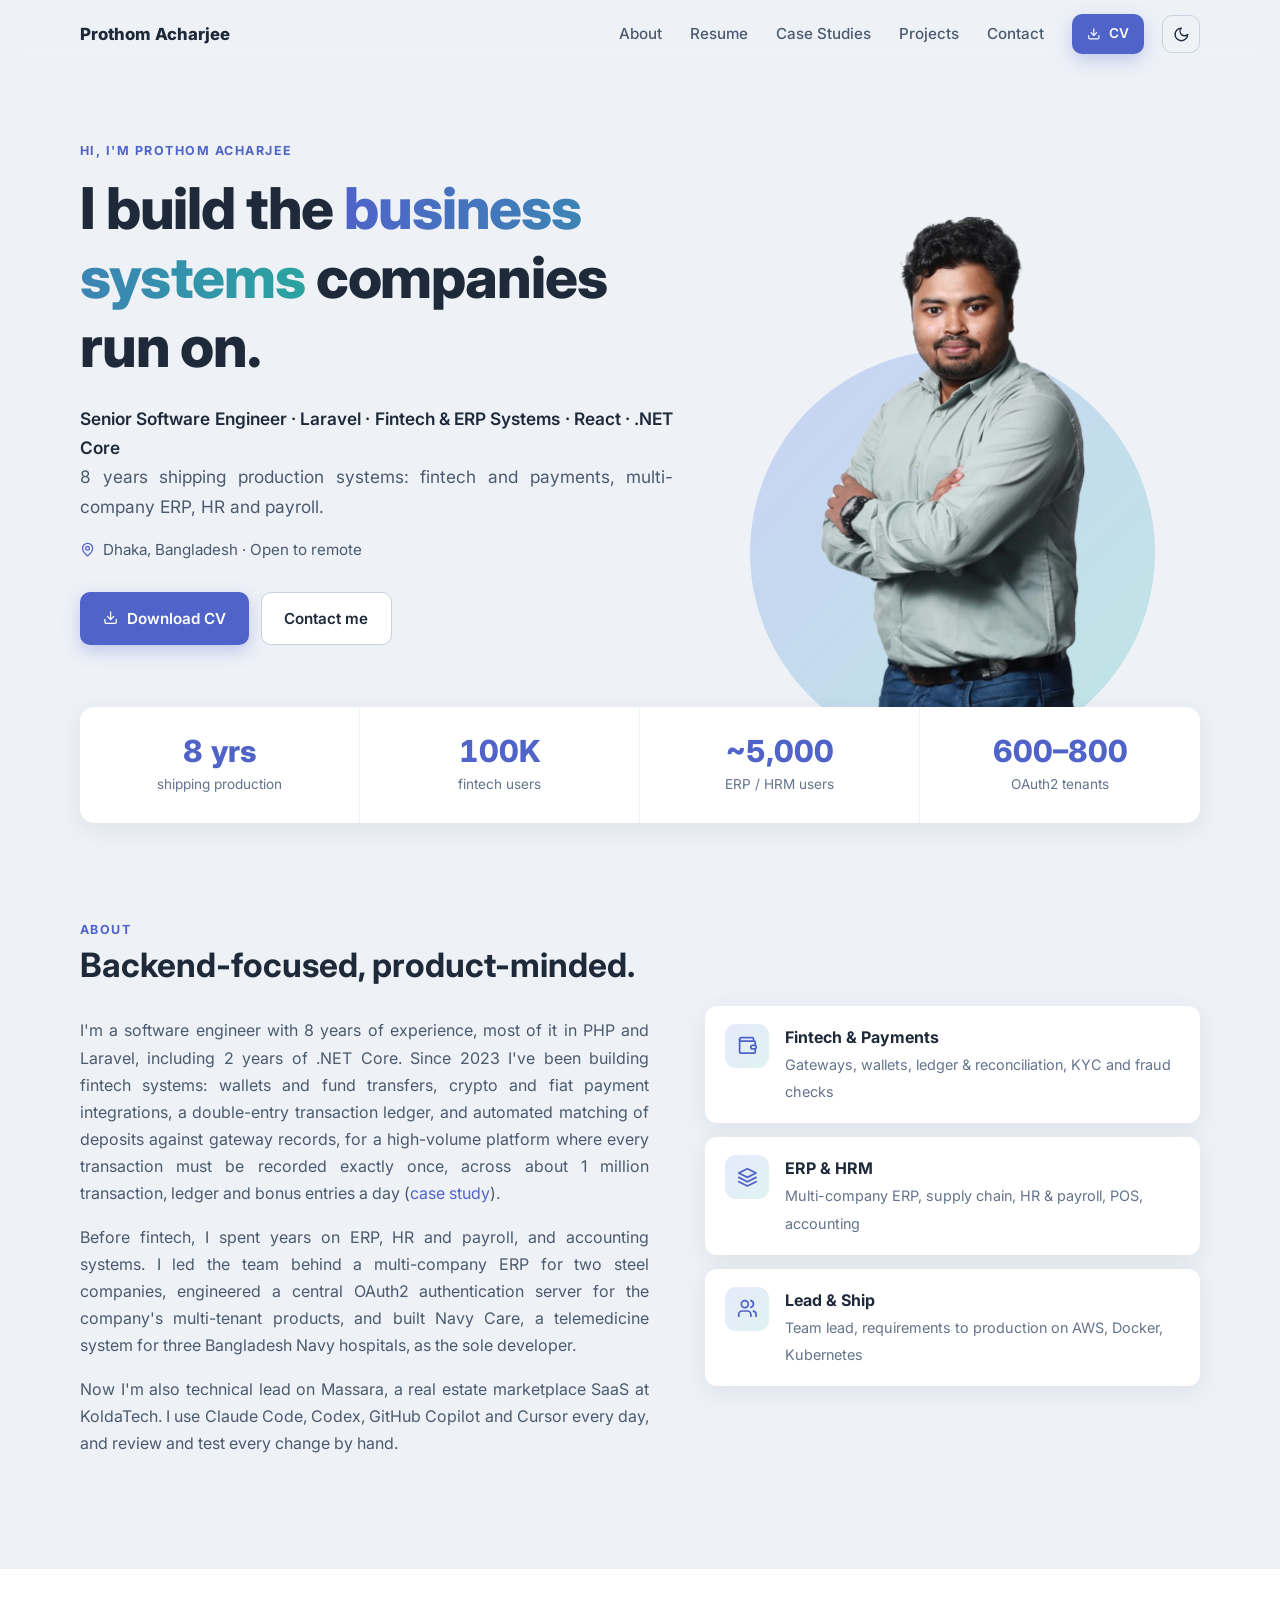
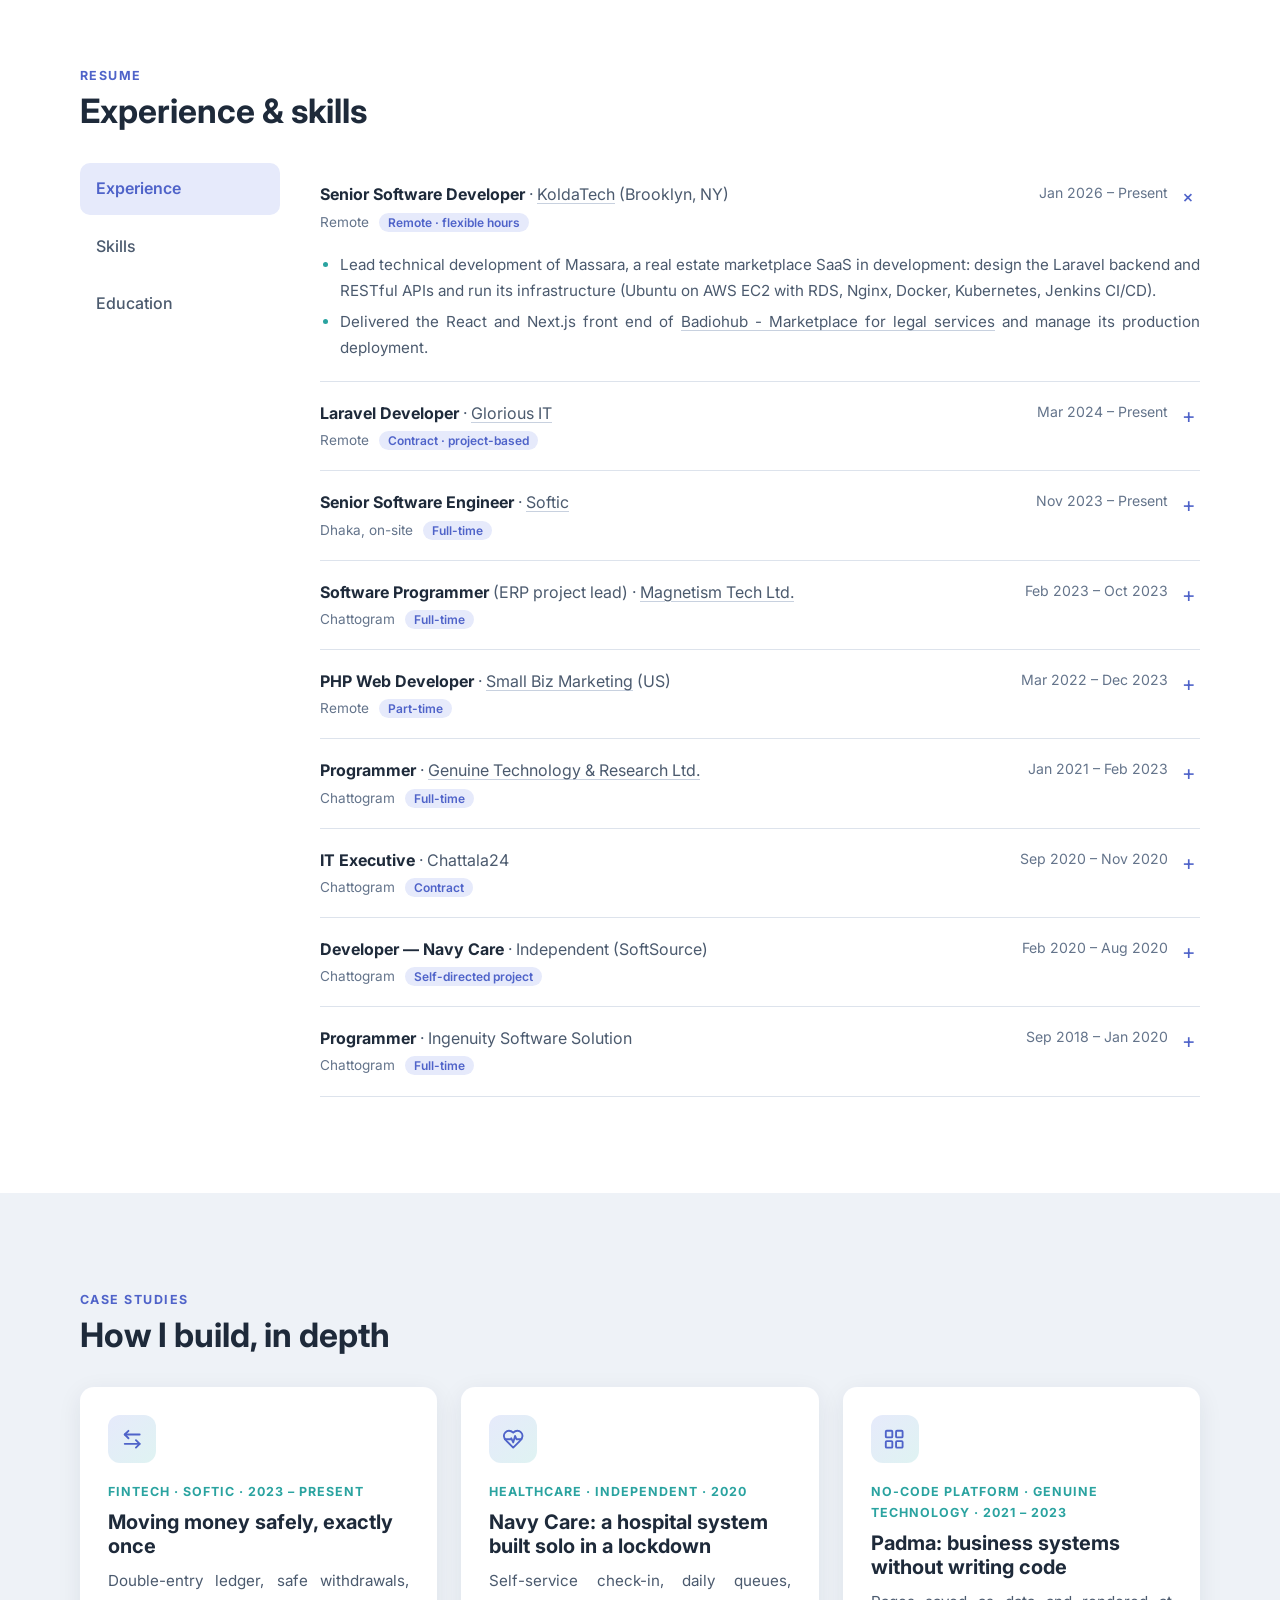
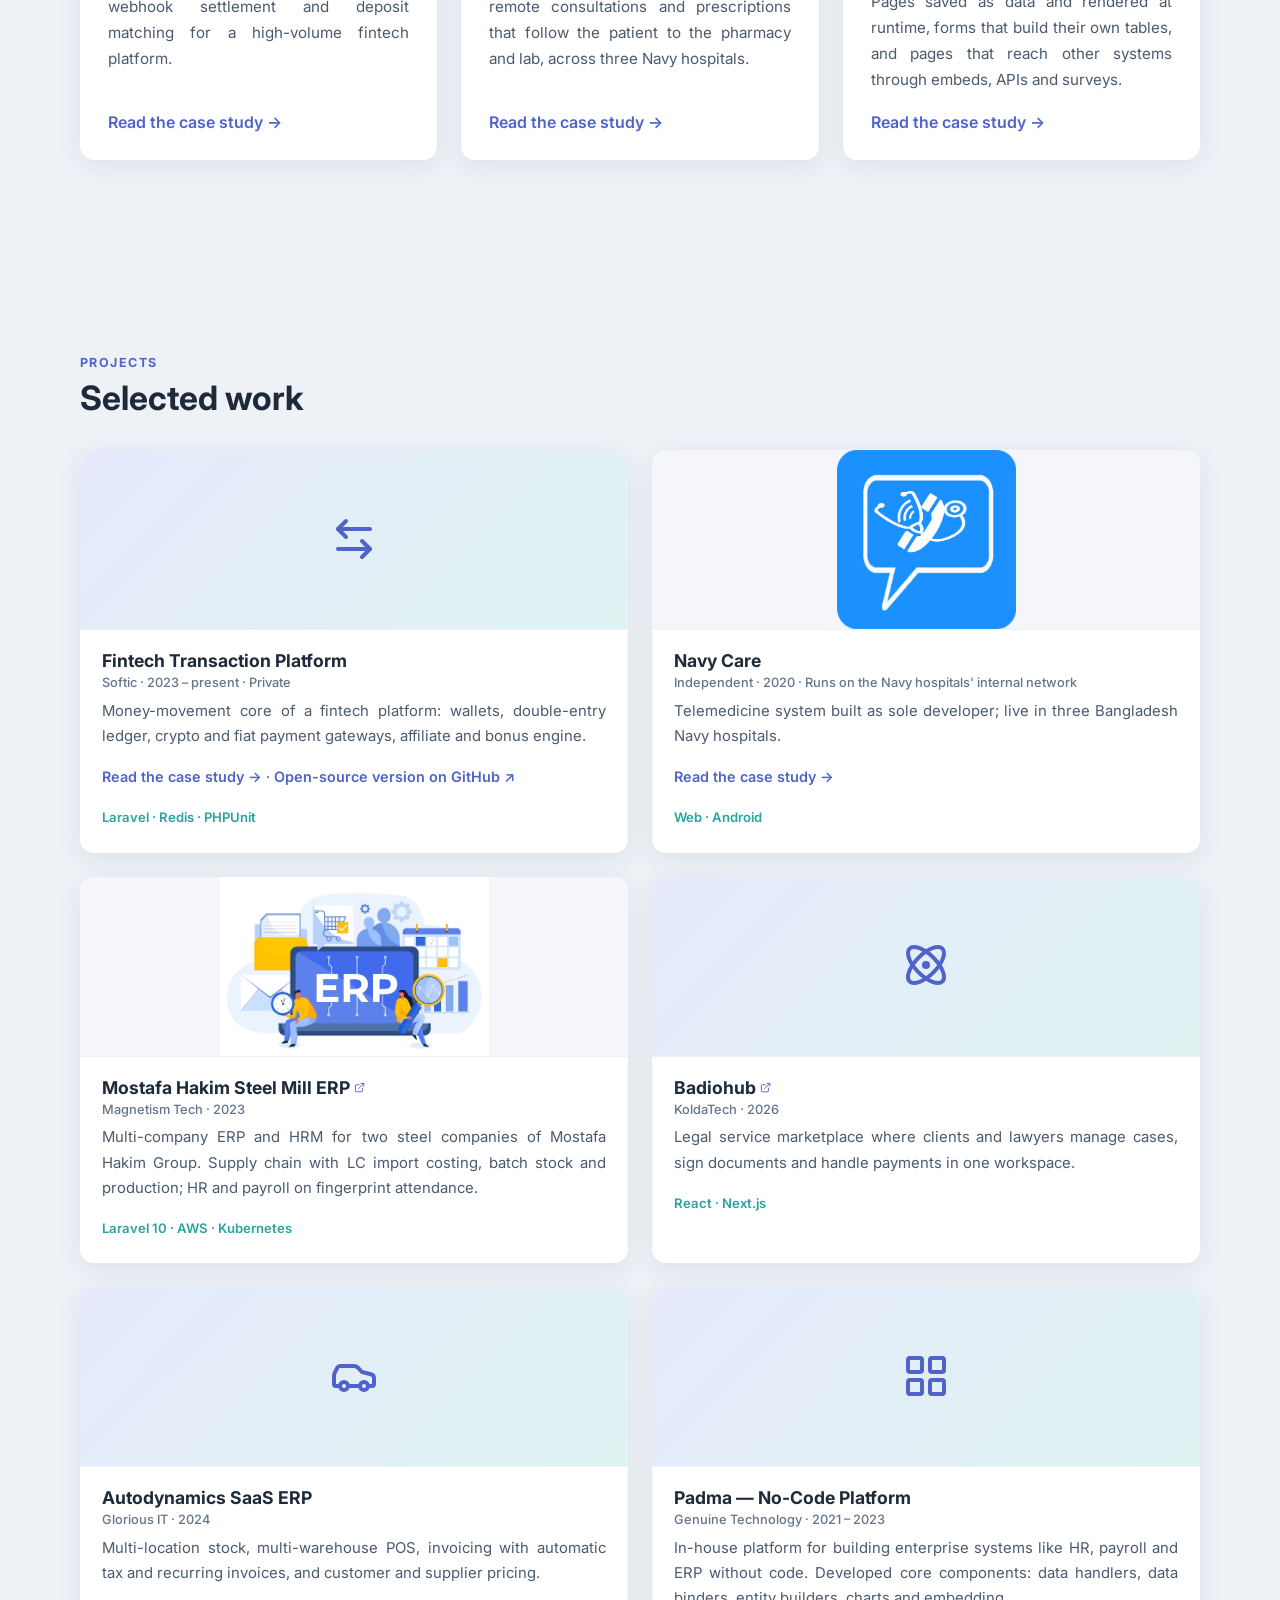
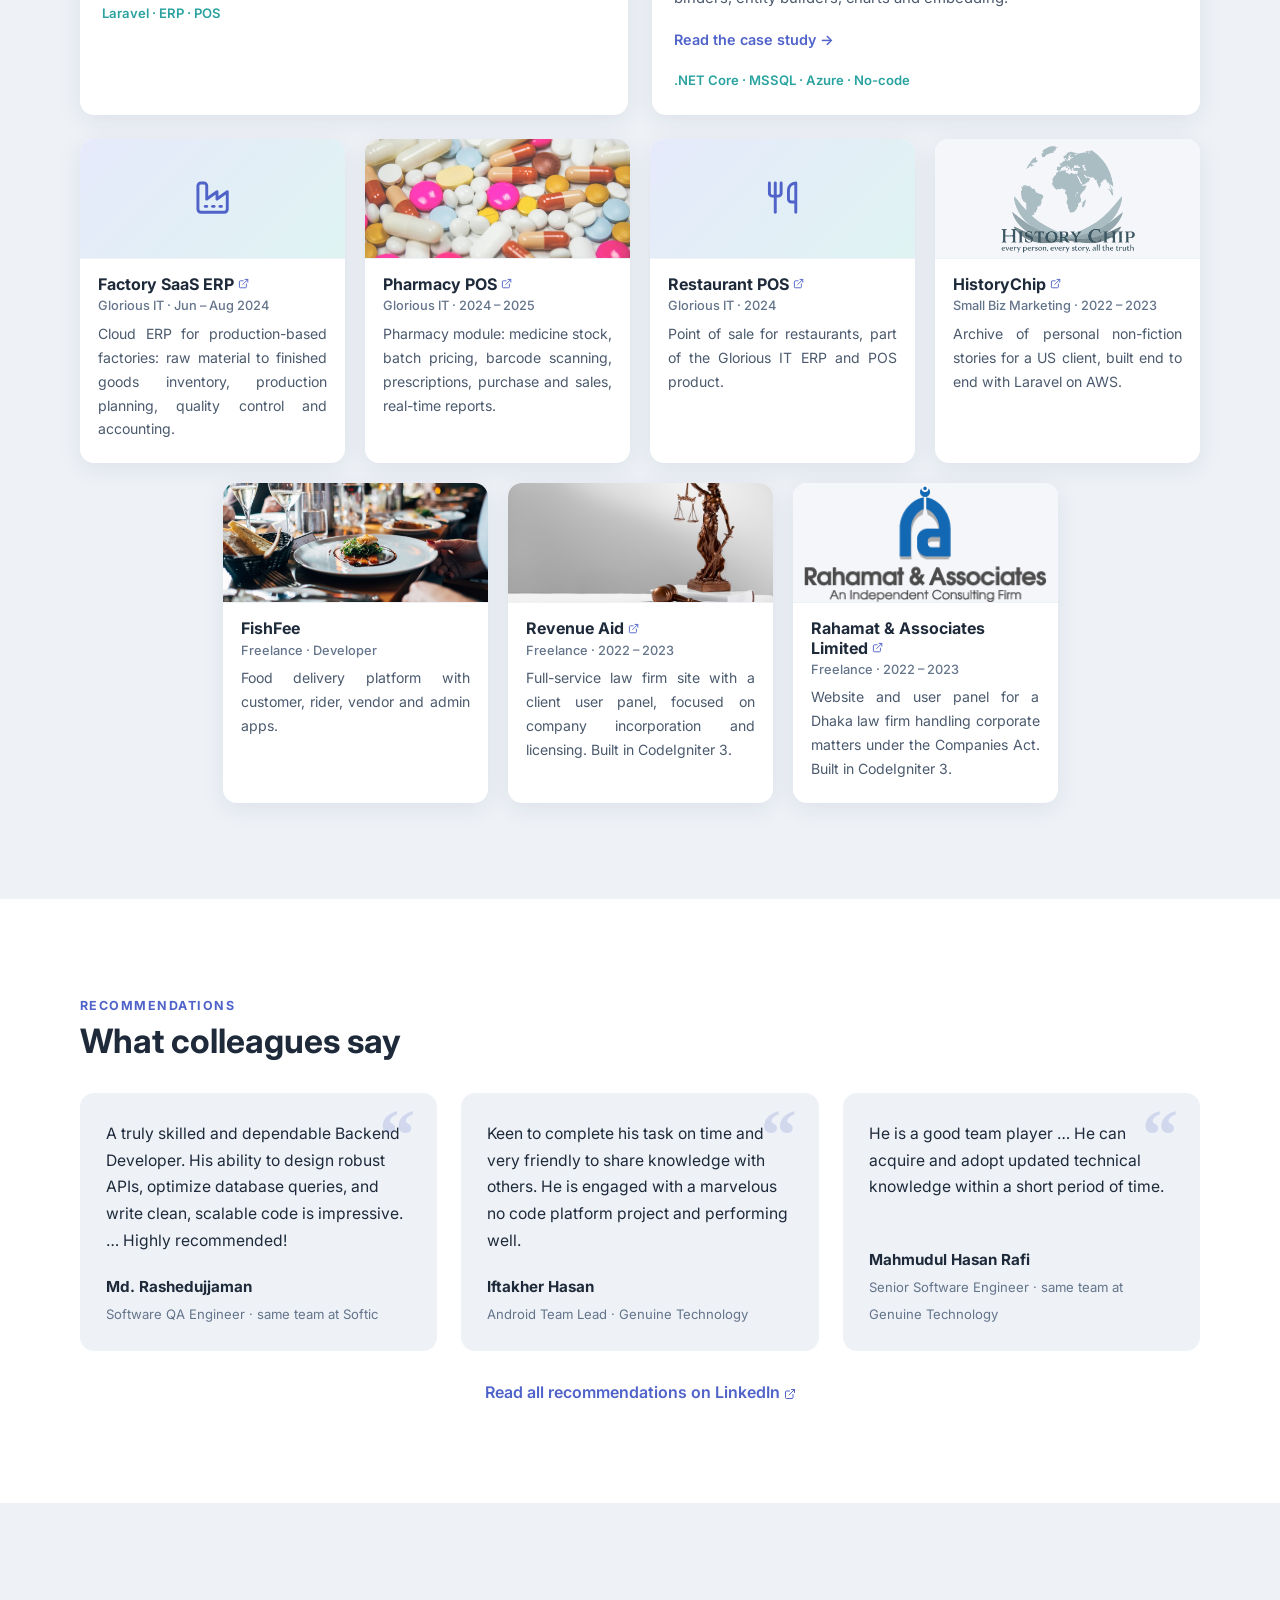
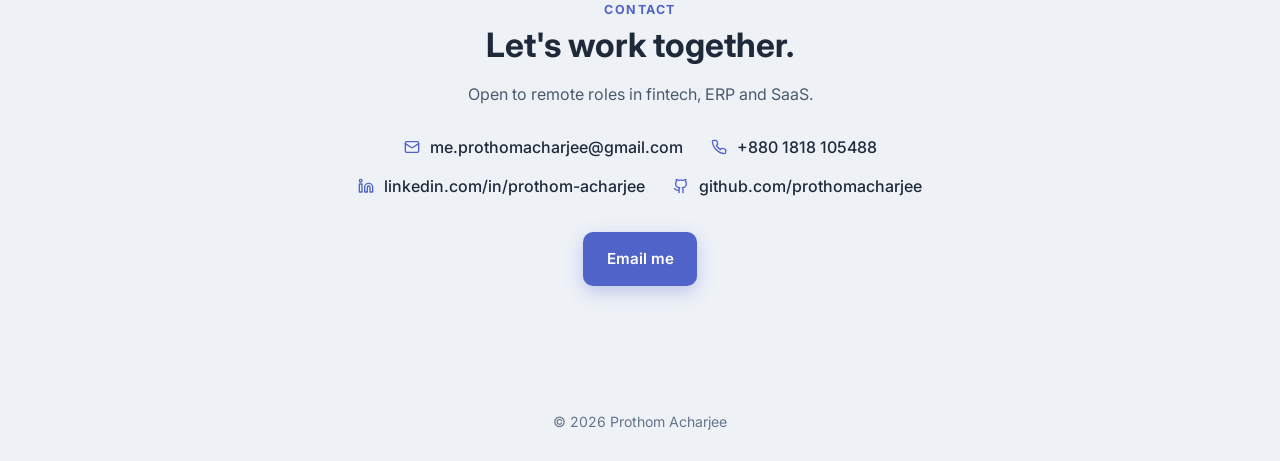
<file: index.html>
<!DOCTYPE html>
<html lang="en">
<head>
	<meta charset="utf-8">
	<meta name="viewport" content="width=device-width, initial-scale=1">
	<title>Prothom Acharjee — Senior Software Engineer · Laravel · Fintech &amp; ERP · .NET Core</title>
	<meta name="description" content="Senior software engineer with 8 years of shipping production PHP and Laravel systems: fintech and payments, multi-company ERP, HR and payroll. Dhaka, Bangladesh · Open to remote.">
	<meta name="author" content="Prothom Acharjee">
	<meta property="og:type" content="website">
	<meta property="og:url" content="https://prothomacharjee.github.io/">
	<link rel="canonical" href="https://prothomacharjee.github.io/">
	<meta property="og:site_name" content="Prothom Acharjee">
	<meta property="og:title" content="Prothom Acharjee — Senior Software Engineer · Laravel · Fintech &amp; ERP · .NET Core">
	<meta property="og:description" content="Laravel · Fintech &amp; ERP Systems · React · .NET Core. 8 years shipping production systems. Open to remote.">
	<meta property="og:image" content="https://prothomacharjee.github.io/assets/image/og.png">
	<meta property="og:image:width" content="1200">
	<meta property="og:image:height" content="630">
	<meta name="twitter:card" content="summary_large_image">
	<link rel="icon" href="data:image/svg+xml,%3Csvg xmlns='http://www.w3.org/2000/svg' viewBox='0 0 64 64'%3E%3Crect width='64' height='64' rx='14' fill='%234f63c9'/%3E%3Ctext x='32' y='42' font-family='Arial' font-weight='700' font-size='26' fill='white' text-anchor='middle'%3EPA%3C/text%3E%3C/svg%3E">
	<link rel="preconnect" href="https://fonts.googleapis.com">
	<link rel="preconnect" href="https://fonts.gstatic.com" crossorigin>
	<link href="https://fonts.googleapis.com/css2?family=Inter:wght@400;500;600;700;800&display=swap" rel="stylesheet">
	<link rel="stylesheet" href="assets/css/style.css">
	<script type="application/ld+json">
	{
		"@context": "https://schema.org",
		"@type": "Person",
		"name": "Prothom Acharjee",
		"url": "https://prothomacharjee.github.io/",
		"image": "https://prothomacharjee.github.io/assets/image/prothom-hero.webp",
		"jobTitle": "Senior Software Engineer",
		"address": { "@type": "PostalAddress", "addressLocality": "Dhaka", "addressCountry": "BD" },
		"knowsAbout": ["Laravel", "PHP", "Fintech", "ERP Systems", "React", ".NET Core"],
		"sameAs": ["https://www.linkedin.com/in/prothom-acharjee", "https://github.com/prothomacharjee"]
	}
	</script>
	<script>
		(function (d) {
			d.classList.add('js');
			var t; try { t = localStorage.getItem('theme'); } catch (e) {}
			d.dataset.theme = t || 'light';
		})(document.documentElement);
	</script>
</head>
<body>
	<svg width="0" height="0" style="position:absolute" aria-hidden="true">
		<symbol id="i-download" viewBox="0 0 24 24"><path d="M21 15v4a2 2 0 0 1-2 2H5a2 2 0 0 1-2-2v-4"/><path d="m7 10 5 5 5-5"/><path d="M12 15V3"/></symbol>
		<symbol id="i-mail" viewBox="0 0 24 24"><rect width="20" height="16" x="2" y="4" rx="2"/><path d="m22 7-8.97 5.7a1.94 1.94 0 0 1-2.06 0L2 7"/></symbol>
		<symbol id="i-phone" viewBox="0 0 24 24"><path d="M22 16.92v3a2 2 0 0 1-2.18 2 19.79 19.79 0 0 1-8.63-3.07 19.5 19.5 0 0 1-6-6 19.79 19.79 0 0 1-3.07-8.67A2 2 0 0 1 4.11 2h3a2 2 0 0 1 2 1.72 12.84 12.84 0 0 0 .7 2.81 2 2 0 0 1-.45 2.11L8.09 9.91a16 16 0 0 0 6 6l1.27-1.27a2 2 0 0 1 2.11-.45 12.84 12.84 0 0 0 2.81.7A2 2 0 0 1 22 16.92z"/></symbol>
		<symbol id="i-heart" viewBox="0 0 24 24"><path d="M19 14c1.49-1.46 3-3.21 3-5.5A5.5 5.5 0 0 0 16.5 3c-1.76 0-3 .5-4.5 2-1.5-1.5-2.74-2-4.5-2A5.5 5.5 0 0 0 2 8.5c0 2.3 1.5 4.05 3 5.5l7 7Z"/><path d="M3.22 12H9.5l.5-1 2 4.5 2-7 1.5 3.5h5.27"/></symbol>
		<symbol id="i-pin" viewBox="0 0 24 24"><path d="M20 10c0 6-8 12-8 12s-8-6-8-12a8 8 0 0 1 16 0Z"/><circle cx="12" cy="10" r="3"/></symbol>
		<symbol id="i-ext" viewBox="0 0 24 24"><path d="M15 3h6v6"/><path d="M10 14 21 3"/><path d="M18 13v6a2 2 0 0 1-2 2H5a2 2 0 0 1-2-2V8a2 2 0 0 1 2-2h6"/></symbol>
		<symbol id="i-wallet" viewBox="0 0 24 24"><path d="M19 7V4a1 1 0 0 0-1-1H5a2 2 0 0 0 0 4h15a1 1 0 0 1 1 1v4h-3a2 2 0 0 0 0 4h3a1 1 0 0 0 1-1v-2a1 1 0 0 0-1-1"/><path d="M3 5v14a2 2 0 0 0 2 2h15a1 1 0 0 0 1-1v-4"/></symbol>
		<symbol id="i-layers" viewBox="0 0 24 24"><path d="m12 2 10 5-10 5L2 7Z"/><path d="m2 17 10 5 10-5"/><path d="m2 12 10 5 10-5"/></symbol>
		<symbol id="i-users" viewBox="0 0 24 24"><path d="M16 21v-2a4 4 0 0 0-4-4H6a4 4 0 0 0-4 4v2"/><circle cx="9" cy="7" r="4"/><path d="M22 21v-2a4 4 0 0 0-3-3.87"/><path d="M16 3.13a4 4 0 0 1 0 7.75"/></symbol>
		<symbol id="i-swap" viewBox="0 0 24 24"><path d="M8 3 4 7l4 4"/><path d="M4 7h16"/><path d="m16 21 4-4-4-4"/><path d="M20 17H4"/></symbol>
		<symbol id="i-cap" viewBox="0 0 24 24"><path d="M22 10 12 5 2 10l10 5 10-5Z"/><path d="M6 12v5c3 3 9 3 12 0v-5"/></symbol>
		<symbol id="i-award" viewBox="0 0 24 24"><circle cx="12" cy="8" r="6"/><path d="M15.48 12.89 17 22l-5-3-5 3 1.52-9.11"/></symbol>
		<symbol id="i-globe" viewBox="0 0 24 24"><circle cx="12" cy="12" r="10"/><path d="M2 12h20"/><path d="M12 2a15.3 15.3 0 0 1 4 10 15.3 15.3 0 0 1-4 10 15.3 15.3 0 0 1-4-10 15.3 15.3 0 0 1 4-10z"/></symbol>
		<symbol id="i-atom" viewBox="0 0 24 24"><circle cx="12" cy="12" r="1"/><path d="M20.2 20.2c2.04-2.03.02-7.36-4.5-11.9-4.54-4.52-9.87-6.54-11.9-4.5-2.04 2.03-.02 7.36 4.5 11.9 4.54 4.52 9.87 6.54 11.9 4.5Z"/><path d="M15.7 15.7c4.52-4.54 6.54-9.87 4.5-11.9-2.03-2.04-7.36-.02-11.9 4.5-4.52 4.54-6.54 9.87-4.5 11.9 2.03 2.04 7.36.02 11.9-4.5Z"/></symbol>
		<symbol id="i-github" viewBox="0 0 24 24"><path d="M15 22v-4a4.8 4.8 0 0 0-1-3.5c3 0 6-2 6-5.5.08-1.25-.27-2.48-1-3.5.28-1.15.28-2.35 0-3.5 0 0-1 0-3 1.5-2.64-.5-5.36-.5-8 0C6 2 5 2 5 2c-.3 1.15-.3 2.35 0 3.5A5.403 5.403 0 0 0 4 9c0 3.5 3 5.5 6 5.5-.39.49-.68 1.05-.85 1.65-.17.6-.22 1.23-.15 1.85v4"/><path d="M9 18c-4.51 2-5-2-7-2"/></symbol>
		<symbol id="i-linkedin" viewBox="0 0 24 24"><path d="M16 8a6 6 0 0 1 6 6v7h-4v-7a2 2 0 0 0-2-2 2 2 0 0 0-2 2v7h-4v-7a6 6 0 0 1 6-6z"/><rect width="4" height="12" x="2" y="9"/><circle cx="4" cy="4" r="2"/></symbol>
		<symbol id="i-moon" viewBox="0 0 24 24"><path d="M12 3a6 6 0 0 0 9 9 9 9 0 1 1-9-9Z"/></symbol>
		<symbol id="i-sun" viewBox="0 0 24 24"><circle cx="12" cy="12" r="4"/><path d="M12 2v2"/><path d="M12 20v2"/><path d="m4.93 4.93 1.41 1.41"/><path d="m17.66 17.66 1.41 1.41"/><path d="M2 12h2"/><path d="M20 12h2"/><path d="m6.34 17.66-1.41 1.41"/><path d="m19.07 4.93-1.41 1.41"/></symbol>
		<symbol id="i-car" viewBox="0 0 24 24"><path d="M19 17h2c.6 0 1-.4 1-1v-3c0-.9-.7-1.7-1.5-1.9C18.7 10.6 16 10 16 10s-1.3-1.4-2.2-2.3c-.5-.4-1.1-.7-1.8-.7H5c-.6 0-1.1.4-1.4.9l-1.4 2.9A3.7 3.7 0 0 0 2 12v4c0 .6.4 1 1 1h2"/><circle cx="7" cy="17" r="2"/><path d="M9 17h6"/><circle cx="17" cy="17" r="2"/></symbol>
		<symbol id="i-grid" viewBox="0 0 24 24"><rect width="7" height="7" x="3" y="3" rx="1"/><rect width="7" height="7" x="14" y="3" rx="1"/><rect width="7" height="7" x="14" y="14" rx="1"/><rect width="7" height="7" x="3" y="14" rx="1"/></symbol>
		<symbol id="i-factory" viewBox="0 0 24 24"><path d="M2 20a2 2 0 0 0 2 2h16a2 2 0 0 0 2-2V8l-7 5V8l-7 5V4a2 2 0 0 0-2-2H4a2 2 0 0 0-2 2Z"/><path d="M17 18h1"/><path d="M12 18h1"/><path d="M7 18h1"/></symbol>
		<symbol id="i-utensils" viewBox="0 0 24 24"><path d="M3 2v7c0 1.1.9 2 2 2h4a2 2 0 0 0 2-2V2"/><path d="M7 2v20"/><path d="M21 15V2a5 5 0 0 0-5 5v6c0 1.1.9 2 2 2h3Zm0 0v7"/></symbol>
	</svg>
	<a class="skip" href="#main">Skip to content</a>

	<header class="nav" id="top">
		<div class="wrap nav-in">
			<a class="brand" href="#top">Prothom Acharjee</a>
			<div class="nav-right">
				<nav id="nav-links" class="nav-links">
					<a href="#about">About</a>
					<a href="#resume">Resume</a>
					<a href="#case-studies">Case Studies</a>
					<a href="#projects">Projects</a>
					<a href="#contact">Contact</a>
					<a class="btn btn-p btn-sm" href="assets/Prothom_Acharjee_Resume.pdf" target="_blank" rel="noopener"><i aria-hidden="true"><svg class="ic"><use href="#i-download"/></svg></i> CV</a>
				</nav>
				<button class="theme-btn" aria-label="Toggle dark mode"><svg class="ic i-moon"><use href="#i-moon"/></svg><svg class="ic i-sun"><use href="#i-sun"/></svg></button>
				<button class="nav-toggle" aria-expanded="false" aria-controls="nav-links" aria-label="Menu"><span></span><span></span></button>
			</div>
		</div>
	</header>

	<main id="main">
		<section class="hero">
			<div class="wrap hero-in">
				<div class="hero-text">
					<p class="eyebrow reveal">Hi, I'm Prothom Acharjee</p>
					<h1 class="reveal">I build the <span class="grad">business systems</span> companies run on.</h1>
					<p class="lead reveal"><strong>Senior Software Engineer · Laravel · Fintech &amp; ERP Systems · React · .NET Core</strong><br>
						8 years shipping production systems: fintech and payments, multi-company ERP, HR and payroll.</p>
					<p class="loc reveal"><i aria-hidden="true"><svg class="ic"><use href="#i-pin"/></svg></i> Dhaka, Bangladesh · Open to remote</p>
					<div class="hero-cta reveal">
						<a class="btn btn-p" href="assets/Prothom_Acharjee_Resume.pdf" target="_blank" rel="noopener"><i aria-hidden="true"><svg class="ic"><use href="#i-download"/></svg></i> Download CV</a>
						<a class="btn btn-s" href="#contact">Contact me</a>
					</div>
				</div>
				<div class="hero-photo">
					<img src="assets/image/prothom-hero.webp" width="538" height="1100" alt="Prothom Acharjee">
				</div>
			</div>
		</section>

		<div class="wrap">
			<div class="stats reveal">
				<div><b><span data-count="8">8</span> yrs</b><span>shipping production</span></div>
				<div><b><span data-count="100">100</span>K</b><span>fintech users</span></div>
				<div><b>~<span data-count="5000">5,000</span></b><span>ERP / HRM users</span></div>
				<div><b>600–800</b><span>OAuth2 tenants</span></div>
			</div>
		</div>

		<section class="sec" id="about">
			<div class="wrap about">
				<div class="reveal">
					<p class="eyebrow">About</p>
					<h2>Backend-focused, product-minded.</h2>
					<p>I'm a software engineer with 8 years of experience, most of it in PHP and Laravel, including 2 years of .NET Core. Since 2023 I've been building fintech systems: wallets and fund transfers, crypto and fiat payment integrations, a double-entry transaction ledger, and automated matching of deposits against gateway records, for a high-volume platform where every transaction must be recorded exactly once, across about 1 million transaction, ledger and bonus entries a day (<a href="case-study.html">case study</a>).</p>
					<p>Before fintech, I spent years on ERP, HR and payroll, and accounting systems. I led the team behind a multi-company ERP for two steel companies, engineered a central OAuth2 authentication server for the company's multi-tenant products, and built Navy Care, a telemedicine system for three Bangladesh Navy hospitals, as the sole developer.</p>
					<p>Now I'm also technical lead on Massara, a real estate marketplace SaaS at KoldaTech. I use Claude Code, Codex, GitHub Copilot and Cursor every day, and review and test every change by hand.</p>
				</div>
				<div class="focus">
					<div class="fx reveal"><i aria-hidden="true"><svg class="ic"><use href="#i-wallet"/></svg></i><div><b>Fintech &amp; Payments</b><span>Gateways, wallets, ledger &amp; reconciliation, KYC and fraud checks</span></div></div>
					<div class="fx reveal"><i aria-hidden="true"><svg class="ic"><use href="#i-layers"/></svg></i><div><b>ERP &amp; HRM</b><span>Multi-company ERP, supply chain, HR &amp; payroll, POS, accounting</span></div></div>
					<div class="fx reveal"><i aria-hidden="true"><svg class="ic"><use href="#i-users"/></svg></i><div><b>Lead &amp; Ship</b><span>Team lead, requirements to production on AWS, Docker, Kubernetes</span></div></div>
				</div>
			</div>
		</section>

		<section class="sec alt" id="resume">
			<div class="wrap">
				<p class="eyebrow">Resume</p>
				<h2>Experience &amp; skills</h2>
				<div class="resume">
					<div class="tabs" role="tablist" aria-label="Resume">
						<button role="tab" id="t-exp" aria-controls="p-exp" aria-selected="true">Experience</button>
						<button role="tab" id="t-skills" aria-controls="p-skills" aria-selected="false" tabindex="-1">Skills</button>
						<button role="tab" id="t-edu" aria-controls="p-edu" aria-selected="false" tabindex="-1">Education</button>
					</div>

					<div class="panels">
						<div role="tabpanel" id="p-exp" aria-labelledby="t-exp">
							<details class="role" open>
								<summary><span class="r-t"><b>Senior Software Developer</b> · <a href="https://www.koldatech.com/" target="_blank" rel="noopener">KoldaTech</a> (Brooklyn, NY)</span><span class="r-d">Jan 2026 – Present</span><span class="r-m">Remote <em>Remote · flexible hours</em></span></summary>
								<ul>
									<li>Lead technical development of Massara, a real estate marketplace SaaS in development: design the Laravel backend and RESTful APIs and run its infrastructure (Ubuntu on AWS EC2 with RDS, Nginx, Docker, Kubernetes, Jenkins CI/CD).</li>
									<li>Delivered the React and Next.js front end of <a href="https://badiohub.com/" target="_blank" rel="noopener noreferrer">Badiohub - Marketplace for legal services</a> and manage its production deployment.</li>
								</ul>
							</details>
							<details class="role">
								<summary><span class="r-t"><b>Laravel Developer</b> · <a href="https://gloriousit.com/" target="_blank" rel="noopener">Glorious IT</a></span><span class="r-d">Mar 2024 – Present</span><span class="r-m">Remote <em>Contract · project-based</em></span></summary>
								<ul>
									<li>Customize and deploy a Laravel ERP, POS and HRM product for around 20 independent clients, adding client-specific features and tuning queries to each client's data volume. Also build features for its SaaS edition, which serves 100+ businesses.</li>
								</ul>
							</details>
							<details class="role">
								<summary><span class="r-t"><b>Senior Software Engineer</b> · <a href="https://softic.ai/" target="_blank" rel="noopener">Softic</a></span><span class="r-d">Nov 2023 – Present</span><span class="r-m">Dhaka, on-site <em>Full-time</em></span></summary>
								<ul>
									<li>Develop core backend modules for a fintech platform serving 100,000 active users and processing around 100,000 transactions a day, plus the dependent transactions each one triggers.</li>
									<li>Built wallet balances, deposits, withdrawals and fund transfers, with a balance-cap circuit breaker and one pending request per payment method.</li>
									<li>Designed a double-entry, append-only transaction ledger with reconciliation checks, and automated 30-second matching of pending deposits against gateway records.</li>
									<li>Integrated crypto and fiat payment gateways through RESTful APIs, including webhook handling with automatic retries.</li>
									<li>Prevented duplicate transactions and race conditions under load with state checks under row-level locks, fixed lock ordering, unique-key deduplication and Redis per-user submit locks.</li>
									<li>Implemented API security with JWT and Laravel Sanctum/Passport, role-based access control and encryption of sensitive data, plus KYC verification and fraud checks.</li>
									<li>Engineered event-driven, high-concurrency processing with Laravel events, Redis queues and caching.</li>
									<li>Wrote unit and API tests with PHPUnit and structured modules with SOLID principles and the Service/Repository pattern.</li>
									<li>Designed the affiliate and referral engine, including level-up/level-down rules and automated bonus payouts.</li>
									<li>Reduced a heavy financial report's load time by 70%, through query and index optimization.</li>
									<li>Named Employee of the Month at Softic for May 2025.</li>
								</ul>
							</details>
							<details class="role">
								<summary><span class="r-t"><b>Software Programmer</b> (ERP project lead) · <a href="http://magnetismtech.com/" target="_blank" rel="noopener">Magnetism Tech Ltd.</a></span><span class="r-d">Feb 2023 – Oct 2023</span><span class="r-m">Chattogram <em>Full-time</em></span></summary>
								<ul>
									<li>Led a team of 5–6 (developers, QA and a designer) as project lead and hands-on developer on a Laravel 10 multi-company ERP and HRM product.</li>
									<li>Gathered requirements on client sites and translated them into module specs and sprint tasks.</li>
									<li>Planned the project, designed the HR and payroll logic and database, and built the supply chain and accounting modules; used by two steel companies of Mostafa Hakim Group with around 2,500 users each.</li>
									<li>Set up and ran production infrastructure: Ubuntu on AWS EC2 with RDS, Nginx and Apache, Docker, Kubernetes, and CI/CD with Jenkins and GitHub.</li>
								</ul>
							</details>
							<details class="role">
								<summary><span class="r-t"><b>PHP Web Developer</b> · <a href="https://smallbizmarketing.agency/" target="_blank" rel="noopener">Small Biz Marketing</a> (US)</span><span class="r-d">Mar 2022 – Dec 2023</span><span class="r-m">Remote <em>Part-time</em></span></summary>
								<ul>
									<li>Delivered <a href="https://www.historychip.com/" target="_blank" rel="noopener">historychip.com</a> end to end for a US client, from PHP and JavaScript development to server setup, deployment and performance tuning.</li>
								</ul>
							</details>
							<details class="role">
								<summary><span class="r-t"><b>Programmer</b> · <a href="https://gtrbd.com/" target="_blank" rel="noopener">Genuine Technology &amp; Research Ltd.</a></span><span class="r-d">Jan 2021 – Feb 2023</span><span class="r-m">Chattogram <em>Full-time</em></span></summary>
								<p class="steps">Programmer (Jan 2022 – Feb 2023) · Junior Programmer (Jan 2021 – Dec 2021)</p>
								<ul>
									<li>Engineered a central OAuth2 authentication server for the company's multi-tenant products, which grew to 600–800 tenants.</li>
									<li>Developed core components of an in-house no-code platform built with .NET Core (C#), MSSQL and Microsoft Azure: data handlers, data binders, entity builders, chart components and embedding.</li>
									<li>Extended HR, payroll, accounts and ERP systems to client requirements; trained in-house developers on the no-code platform and interviewed engineering candidates.</li>
								</ul>
							</details>
							<details class="role">
								<summary><span class="r-t"><b>IT Executive</b> · Chattala24</span><span class="r-d">Sep 2020 – Nov 2020</span><span class="r-m">Chattogram <em>Contract</em></span></summary>
								<ul>
									<li>Set up networking, the company website and online security for an IPTV and online media startup.</li>
								</ul>
							</details>
							<details class="role">
								<summary><span class="r-t"><b>Developer — Navy Care</b> · Independent (SoftSource)</span><span class="r-d">Feb 2020 – Aug 2020</span><span class="r-m">Chattogram <em>Self-directed project</em></span></summary>
								<ul>
									<li>Designed and built, as sole developer, a web and Android telemedicine system with patient, appointment, prescription, pharmacy and lab modules during the 2020 lockdown.</li>
									<li>Now running on the local network of three Bangladesh Navy hospitals, open to all Navy personnel and their families.</li>
								</ul>
							</details>
							<details class="role">
								<summary><span class="r-t"><b>Programmer</b> · Ingenuity Software Solution</span><span class="r-d">Sep 2018 – Jan 2020</span><span class="r-m">Chattogram <em>Full-time</em></span></summary>
								<p class="steps">Programmer (Nov 2019 – Jan 2020) · Junior Programmer (Sep 2018 – Oct 2019)</p>
								<ul>
									<li>Developed PHP and CodeIgniter features for POS, restaurant, pharmacy, factory management and e-commerce systems.</li>
								</ul>
							</details>
						</div>

						<div role="tabpanel" id="p-skills" aria-labelledby="t-skills" hidden>
							<div class="skills">
								<div class="sk"><h3>Backend</h3><p>PHP 8 · Laravel · CodeIgniter · OOP · RESTful APIs · Payment processing · Digital wallets · Payment gateway integration · Redis · Queues · Event-driven processing · Multi-tenant architecture · .NET Core (C#)</p></div>
								<div class="sk"><h3>Architecture</h3><p>Software architecture · Clean Architecture · SOLID principles · Design patterns (Service, Repository)</p></div>
								<div class="sk"><h3>Security</h3><p>API security · OAuth 2.0 · JWT · Laravel Sanctum/Passport · RBAC · Encryption · KYC and fraud checks</p></div>
								<div class="sk"><h3>Frontend</h3><p>React · Next.js · JavaScript · Blade · Tailwind CSS · Bootstrap</p></div>
								<div class="sk"><h3>Databases</h3><p>MySQL · MSSQL · Database transactions · Concurrency control · Query optimization · Indexing · PostgreSQL and MongoDB (working knowledge)</p></div>
								<div class="sk"><h3>Testing</h3><p>PHPUnit (unit and API tests) · Automated testing · Code review</p></div>
								<div class="sk"><h3>DevOps</h3><p>Git · GitHub · Docker · Kubernetes · Jenkins CI/CD · AWS (EC2, RDS) · Microsoft Azure · Ubuntu · Nginx · Apache</p></div>
								<div class="sk"><h3>AI-assisted development</h3><p>Claude Code · Codex · ChatGPT · GitHub Copilot · Cursor — for generation, refactoring, debugging, tests, docs and review, with every change reviewed and tested by hand</p></div>
								<div class="sk"><h3>Leadership</h3><p>Team lead · Requirements analysis · Sprint planning · Client communication · Technical interviewing</p></div>
								<div class="sk"><h3>Domains</h3><p>Fintech and payments · ERP · HR and payroll · POS · Multi-tenant SaaS · Telemedicine</p></div>
							</div>
						</div>

						<div role="tabpanel" id="p-edu" aria-labelledby="t-edu" hidden>
							<div class="edu">
								<div class="ed"><i aria-hidden="true"><svg class="ic"><use href="#i-cap"/></svg></i><div><b>B.Sc. in Computer Science &amp; Engineering</b><span>Premier University, Chattogram · 2014 – 2018 · CGPA 3.79 / 4.00</span></div></div>
								<div class="ed"><i aria-hidden="true"><svg class="ic"><use href="#i-cap"/></svg></i><div><b>MBA, Human Resource Management</b><span>Premier University, Chattogram · 2020 – 2022 · CGPA 3.70 / 4.00</span></div></div>
								<div class="ed"><i aria-hidden="true"><svg class="ic"><use href="#i-award"/></svg></i><div><b>Google Project Management</b><span>Coursera · Professional certificate</span></div></div>
								<div class="ed"><i aria-hidden="true"><svg class="ic"><use href="#i-award"/></svg></i><div><b>Employee of the Month</b><span>Softic · May 2025</span></div></div>
								<div class="ed"><i aria-hidden="true"><svg class="ic"><use href="#i-globe"/></svg></i><div><b>Languages</b><span>Bengali (native) · English (professional working proficiency)</span></div></div>
							</div>
						</div>
					</div>
				</div>
			</div>
		</section>

		<section class="sec" id="case-studies">
			<div class="wrap">
				<p class="eyebrow">Case studies</p>
				<h2>How I build, in depth</h2>
				<div class="cases">
					<a class="case reveal" href="case-study.html">
						<i aria-hidden="true"><svg class="ic"><use href="#i-swap"/></svg></i>
						<span class="case-k">Fintech · Softic · 2023 – present</span>
						<h3>Moving money safely, exactly once</h3>
						<p>Double-entry ledger, safe withdrawals, webhook settlement and deposit matching for a high-volume fintech platform.</p>
						<span class="case-go">Read the case study &rarr;</span>
					</a>
					<a class="case reveal" href="case-study-navy-care.html">
						<i aria-hidden="true"><svg class="ic"><use href="#i-heart"/></svg></i>
						<span class="case-k">Healthcare · Independent · 2020</span>
						<h3>Navy Care: a hospital system built solo in a lockdown</h3>
						<p>Self-service check-in, daily queues, remote consultations and prescriptions that follow the patient to the pharmacy and lab, across three Navy hospitals.</p>
						<span class="case-go">Read the case study &rarr;</span>
					</a>
					<a class="case reveal" href="case-study-padma.html">
						<i aria-hidden="true"><svg class="ic"><use href="#i-grid"/></svg></i>
						<span class="case-k">No-code platform · Genuine Technology · 2021 – 2023</span>
						<h3>Padma: business systems without writing code</h3>
						<p>Pages saved as data and rendered at runtime, forms that build their own tables, and pages that reach other systems through embeds, APIs and surveys.</p>
						<span class="case-go">Read the case study &rarr;</span>
					</a>
				</div>
			</div>
		</section>

		<section class="sec" id="projects">
			<div class="wrap">
				<p class="eyebrow">Projects</p>
				<h2>Selected work</h2>
				<div class="proj-main">
					<article class="pc reveal">
						<div class="pc-im pc-ic"><i aria-hidden="true"><svg class="ic"><use href="#i-swap"/></svg></i></div>
						<div class="pc-b">
							<h3>Fintech Transaction Platform <small>Softic · 2023 – present · Private</small></h3>
							<p>Money-movement core of a fintech platform: wallets, double-entry ledger, crypto and fiat payment gateways, affiliate and bonus engine.</p>
							<p><a class="pc-link" href="case-study.html">Read the case study &rarr;</a> · <a class="pc-link" href="https://github.com/prothomacharjee/laravel-wallet-ledger" target="_blank" rel="noopener">Open-source version on GitHub &nearr;</a></p>
							<p class="tags">Laravel · Redis · PHPUnit</p>
						</div>
					</article>
					<article class="pc reveal">
						<div class="pc-im" style="background-image:url(assets/image/NavyLogo.png)"></div>
						<div class="pc-b">
							<h3>Navy Care <small>Independent · 2020 · Runs on the Navy hospitals' internal network</small></h3>
							<p>Telemedicine system built as sole developer; live in three Bangladesh Navy hospitals.</p>
							<p><a class="pc-link" href="case-study-navy-care.html">Read the case study &rarr;</a></p>
							<p class="tags">Web · Android</p>
						</div>
					</article>
					<article class="pc reveal">
						<div class="pc-im" style="background-image:url(assets/image/erp.webp)"></div>
						<div class="pc-b">
							<h3><a href="http://mhakimerp.com/" target="_blank" rel="noopener">Mostafa Hakim Steel Mill ERP <i aria-hidden="true"><svg class="ic"><use href="#i-ext"/></svg></i></a> <small>Magnetism Tech · 2023</small></h3>
							<p>Multi-company ERP and HRM for two steel companies of Mostafa Hakim Group. Supply chain with LC import costing, batch stock and production; HR and payroll on fingerprint attendance.</p>
							<p class="tags">Laravel 10 · AWS · Kubernetes</p>
						</div>
					</article>
					<article class="pc reveal">
						<div class="pc-im pc-ic"><i aria-hidden="true"><svg class="ic"><use href="#i-atom"/></svg></i></div>
						<div class="pc-b">
							<h3><a href="https://badiohub.com/" target="_blank" rel="noopener">Badiohub <i aria-hidden="true"><svg class="ic"><use href="#i-ext"/></svg></i></a> <small>KoldaTech · 2026</small></h3>
							<p>Legal service marketplace where clients and lawyers manage cases, sign documents and handle payments in one workspace.</p>
							<p class="tags">React · Next.js</p>
						</div>
					</article>
					<article class="pc reveal">
						<div class="pc-im pc-ic"><i aria-hidden="true"><svg class="ic"><use href="#i-car"/></svg></i></div>
						<div class="pc-b">
							<h3>Autodynamics SaaS ERP <small>Glorious IT · 2024</small></h3>
							<p>Multi-location stock, multi-warehouse POS, invoicing with automatic tax and recurring invoices, and customer and supplier pricing.</p>
							<p class="tags">Laravel · ERP · POS</p>
						</div>
					</article>
					<article class="pc reveal">
						<div class="pc-im pc-ic"><i aria-hidden="true"><svg class="ic"><use href="#i-grid"/></svg></i></div>
						<div class="pc-b">
							<h3>Padma — No-Code Platform <small>Genuine Technology · 2021 – 2023</small></h3>
							<p>In-house platform for building enterprise systems like HR, payroll and ERP without code. Developed core components: data handlers, data binders, entity builders, charts and embedding.</p>
							<p><a class="pc-link" href="case-study-padma.html">Read the case study &rarr;</a></p>
							<p class="tags">.NET Core · MSSQL · Azure · No-code</p>
						</div>
					</article>
				</div>
				<div class="proj-more">
					<article class="pc reveal">
						<div class="pc-im pc-ic"><i aria-hidden="true"><svg class="ic"><use href="#i-factory"/></svg></i></div>
						<div class="pc-b">
							<h3><a href="https://millsoft.xyz/" target="_blank" rel="noopener">Factory SaaS ERP <i aria-hidden="true"><svg class="ic"><use href="#i-ext"/></svg></i></a> <small>Glorious IT · Jun – Aug 2024</small></h3>
							<p>Cloud ERP for production-based factories: raw material to finished goods inventory, production planning, quality control and accounting.</p>
						</div>
					</article>
					<article class="pc reveal">
						<div class="pc-im" style="background-image:url(assets/image/pharmacy.jpg);background-size:cover"></div>
						<div class="pc-b">
							<h3><a href="https://pharmacy.gloriousit.xyz/" target="_blank" rel="noopener">Pharmacy POS <i aria-hidden="true"><svg class="ic"><use href="#i-ext"/></svg></i></a> <small>Glorious IT · 2024 – 2025</small></h3>
							<p>Pharmacy module: medicine stock, batch pricing, barcode scanning, prescriptions, purchase and sales, real-time reports.</p>
						</div>
					</article>
					<article class="pc reveal">
						<div class="pc-im pc-ic"><i aria-hidden="true"><svg class="ic"><use href="#i-utensils"/></svg></i></div>
						<div class="pc-b">
							<h3><a href="https://restaurant.gloriousit.xyz/" target="_blank" rel="noopener">Restaurant POS <i aria-hidden="true"><svg class="ic"><use href="#i-ext"/></svg></i></a> <small>Glorious IT · 2024</small></h3>
							<p>Point of sale for restaurants, part of the Glorious IT ERP and POS product.</p>
						</div>
					</article>
					<article class="pc reveal">
						<div class="pc-im" style="background-image:url(assets/image/historychip.png)"></div>
						<div class="pc-b">
							<h3><a href="https://www.historychip.com/" target="_blank" rel="noopener">HistoryChip <i aria-hidden="true"><svg class="ic"><use href="#i-ext"/></svg></i></a> <small>Small Biz Marketing · 2022 – 2023</small></h3>
							<p>Archive of personal non-fiction stories for a US client, built end to end with Laravel on AWS.</p>
						</div>
					</article>
					<article class="pc reveal">
						<div class="pc-im" style="background-image:url(assets/image/restu.jpg);background-size:cover"></div>
						<div class="pc-b">
							<h3>FishFee <small>Freelance · Developer</small></h3>
							<p>Food delivery platform with customer, rider, vendor and admin apps.</p>
						</div>
					</article>
					<article class="pc reveal">
						<div class="pc-im" style="background-image:url(assets/image/revenue.webp);background-size:cover"></div>
						<div class="pc-b">
							<h3><a href="https://revenueaid.com.bd/" target="_blank" rel="noopener">Revenue Aid <i aria-hidden="true"><svg class="ic"><use href="#i-ext"/></svg></i></a> <small>Freelance · 2022 – 2023</small></h3>
							<p>Full-service law firm site with a client user panel, focused on company incorporation and licensing. Built in CodeIgniter 3.</p>
						</div>
					</article>
					<article class="pc reveal">
						<div class="pc-im" style="background-image:url(assets/image/rahamat.png)"></div>
						<div class="pc-b">
							<h3><a href="https://rahamatassociates.com/" target="_blank" rel="noopener">Rahamat &amp; Associates Limited <i aria-hidden="true"><svg class="ic"><use href="#i-ext"/></svg></i></a> <small>Freelance · 2022 – 2023</small></h3>
							<p>Website and user panel for a Dhaka law firm handling corporate matters under the Companies Act. Built in CodeIgniter 3.</p>
						</div>
					</article>
				</div>
			</div>
		</section>

		<section class="sec alt" id="recommendations">
			<div class="wrap">
				<p class="eyebrow">Recommendations</p>
				<h2>What colleagues say</h2>
				<div class="quotes">
					<figure class="q reveal">
						<blockquote>A truly skilled and dependable Backend Developer. His ability to design robust APIs, optimize database queries, and write clean, scalable code is impressive. &hellip; Highly recommended!</blockquote>
						<figcaption><b>Md. Rashedujjaman</b><span>Software QA Engineer · same team at Softic</span></figcaption>
					</figure>
					<figure class="q reveal">
						<blockquote>Keen to complete his task on time and very friendly to share knowledge with others. He is engaged with a marvelous no code platform project and performing well.</blockquote>
						<figcaption><b>Iftakher Hasan</b><span>Android Team Lead · Genuine Technology</span></figcaption>
					</figure>
					<figure class="q reveal">
						<blockquote>He is a good team player &hellip; He can acquire and adopt updated technical knowledge within a short period of time.</blockquote>
						<figcaption><b>Mahmudul Hasan Rafi</b><span>Senior Software Engineer · same team at Genuine Technology</span></figcaption>
					</figure>
				</div>
				<p class="q-more"><a href="https://www.linkedin.com/in/prothom-acharjee/details/recommendations/" target="_blank" rel="noopener">Read all recommendations on LinkedIn <i aria-hidden="true"><svg class="ic"><use href="#i-ext"/></svg></i></a></p>
			</div>
		</section>

		<section class="sec" id="contact">
			<div class="wrap contact reveal">
				<p class="eyebrow">Contact</p>
				<h2>Let's work together.</h2>
				<p>Open to remote roles in fintech, ERP and SaaS.</p>
				<div class="contact-links">
					<a href="mailto:me.prothomacharjee@gmail.com"><i aria-hidden="true"><svg class="ic"><use href="#i-mail"/></svg></i> me.prothomacharjee@gmail.com</a>
					<a href="tel:+8801818105488"><i aria-hidden="true"><svg class="ic"><use href="#i-phone"/></svg></i> +880 1818 105488</a>
					<a href="https://www.linkedin.com/in/prothom-acharjee" target="_blank" rel="noopener"><i aria-hidden="true"><svg class="ic"><use href="#i-linkedin"/></svg></i> linkedin.com/in/prothom-acharjee</a>
					<a href="https://github.com/prothomacharjee" target="_blank" rel="noopener"><i aria-hidden="true"><svg class="ic"><use href="#i-github"/></svg></i> github.com/prothomacharjee</a>
				</div>
				<a class="btn btn-p" href="mailto:me.prothomacharjee@gmail.com">Email me</a>
			</div>
		</section>
	</main>

	<footer class="foot">
		<div class="wrap">© <span id="year">2026</span> Prothom Acharjee</div>
	</footer>

	<script src="assets/js/main.js"></script>
</body>
</html>
</file>
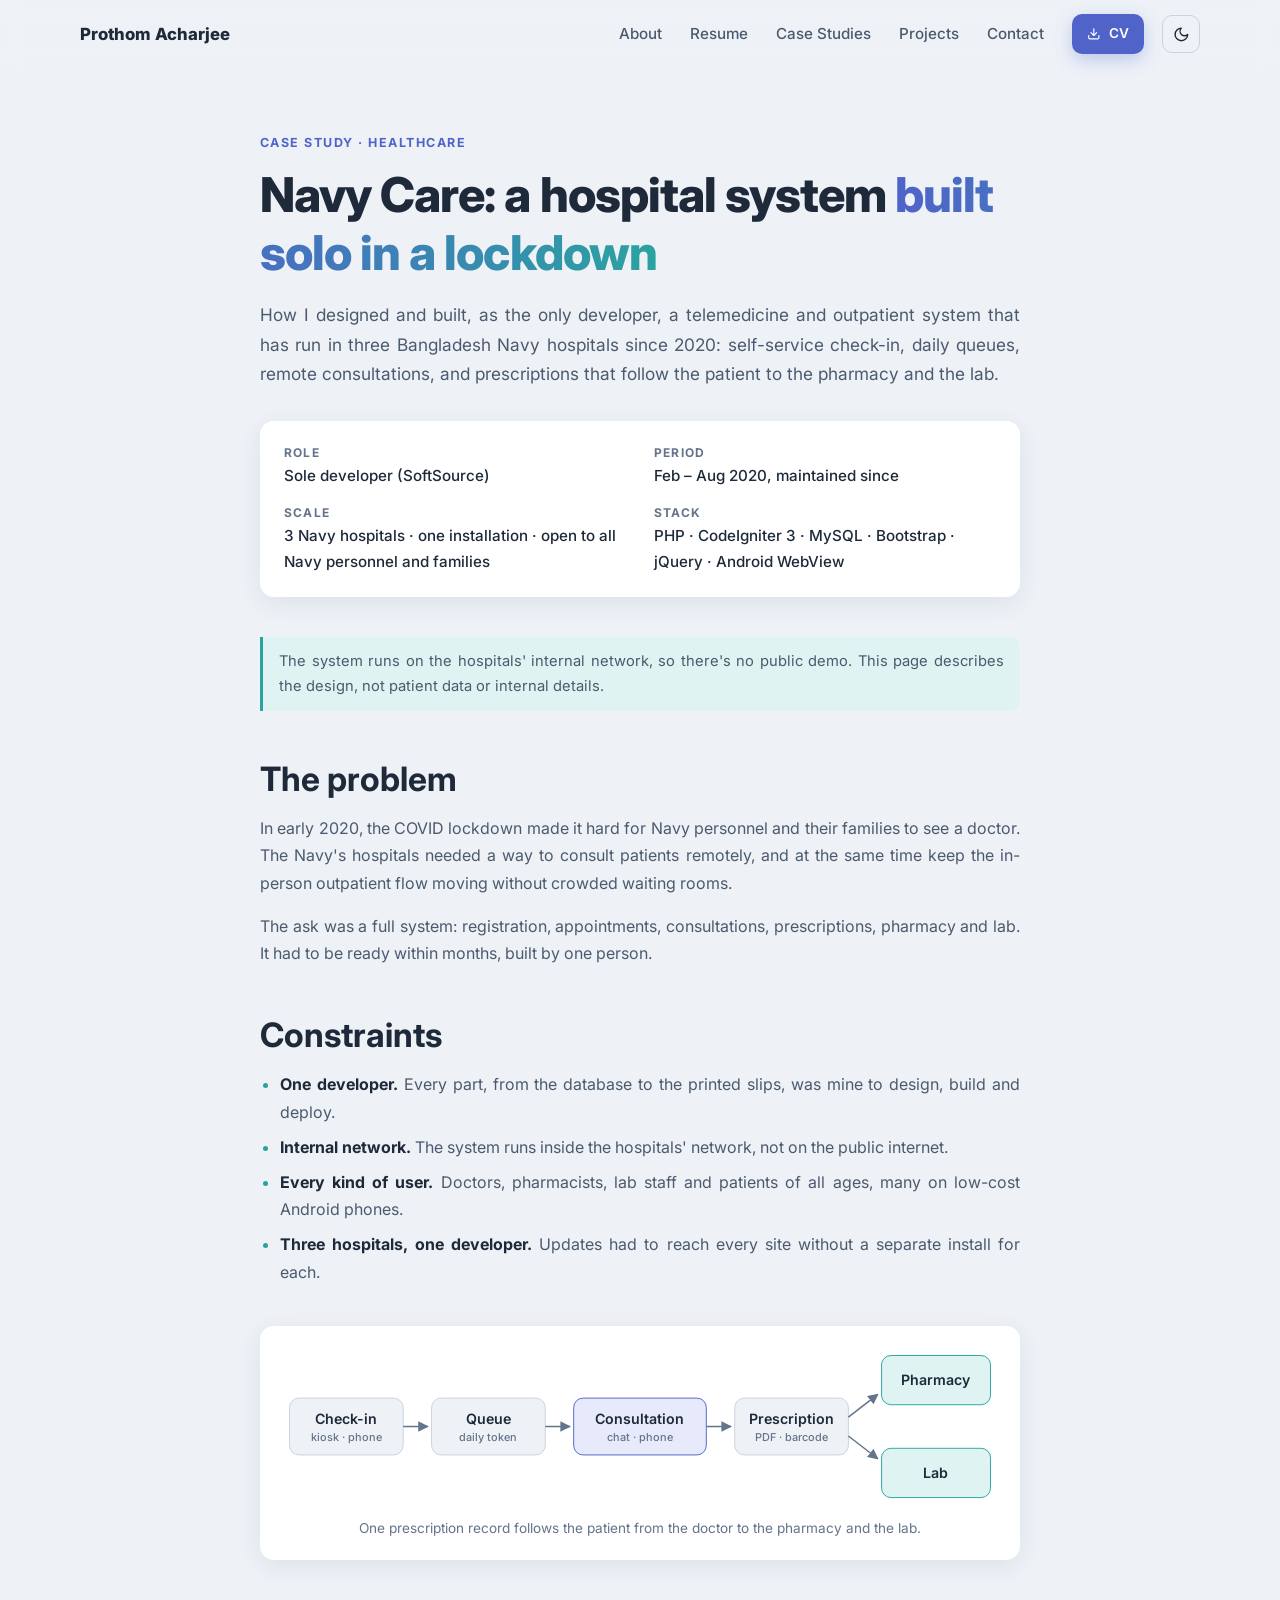
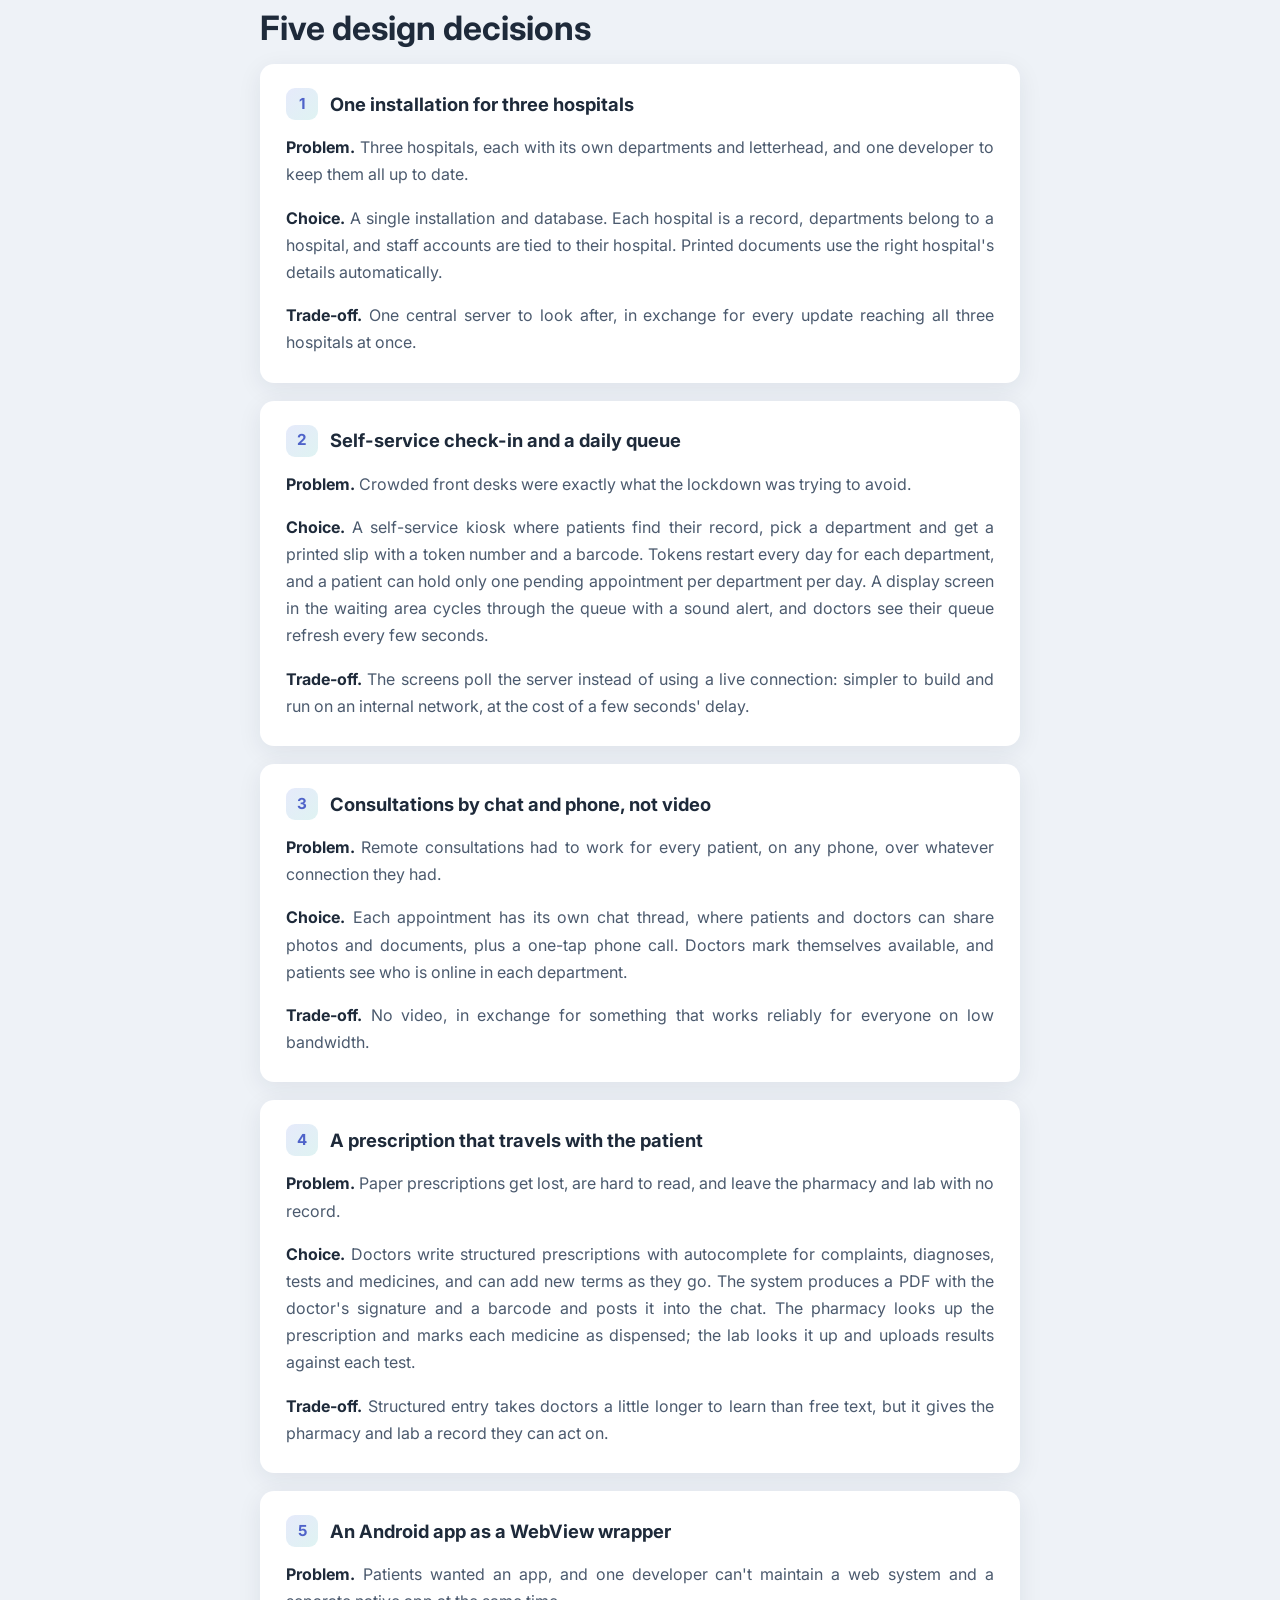
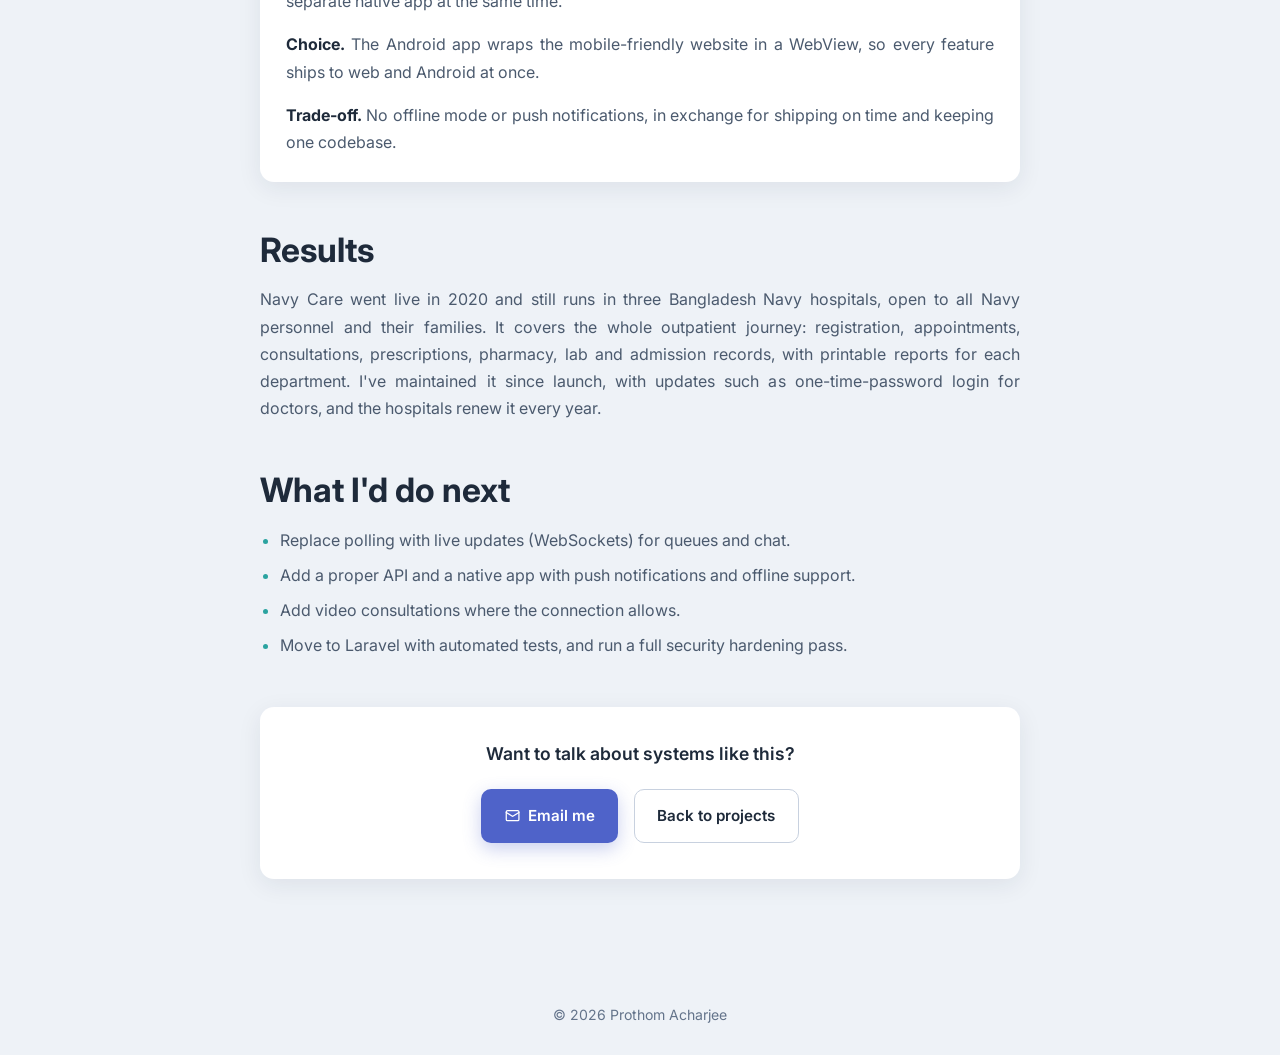
<file: case-study-navy-care.html>
<!DOCTYPE html>
<html lang="en">
<head>
	<meta charset="utf-8">
	<meta name="viewport" content="width=device-width, initial-scale=1">
	<title>Case Study: Navy Care — Prothom Acharjee</title>
	<meta name="description" content="How I built Navy Care alone during the 2020 lockdown: a telemedicine and outpatient system running in three Bangladesh Navy hospitals.">
	<meta name="author" content="Prothom Acharjee">
	<meta property="og:type" content="article">
	<meta property="og:url" content="https://prothomacharjee.github.io/case-study-navy-care.html">
	<link rel="canonical" href="https://prothomacharjee.github.io/case-study-navy-care.html">
	<meta property="og:site_name" content="Prothom Acharjee">
	<meta property="og:title" content="Case study: Navy Care, a hospital system built solo in a lockdown">
	<meta property="og:description" content="Self-service check-in, daily queues, remote consultations and digital prescriptions for three Bangladesh Navy hospitals.">
	<meta property="og:image" content="https://prothomacharjee.github.io/assets/image/og.png">
	<meta property="og:image:width" content="1200">
	<meta property="og:image:height" content="630">
	<meta name="twitter:card" content="summary_large_image">
	<link rel="icon" href="data:image/svg+xml,%3Csvg xmlns='http://www.w3.org/2000/svg' viewBox='0 0 64 64'%3E%3Crect width='64' height='64' rx='14' fill='%234f63c9'/%3E%3Ctext x='32' y='42' font-family='Arial' font-weight='700' font-size='26' fill='white' text-anchor='middle'%3EPA%3C/text%3E%3C/svg%3E">
	<link rel="preconnect" href="https://fonts.googleapis.com">
	<link rel="preconnect" href="https://fonts.gstatic.com" crossorigin>
	<link href="https://fonts.googleapis.com/css2?family=Inter:wght@400;500;600;700;800&display=swap" rel="stylesheet">
	<link rel="stylesheet" href="assets/css/style.css">
	<script>
		(function (d) {
			d.classList.add('js');
			var t; try { t = localStorage.getItem('theme'); } catch (e) {}
			d.dataset.theme = t || 'light';
		})(document.documentElement);
	</script>
</head>
<body>
	<svg width="0" height="0" style="position:absolute" aria-hidden="true">
		<symbol id="i-download" viewBox="0 0 24 24"><path d="M21 15v4a2 2 0 0 1-2 2H5a2 2 0 0 1-2-2v-4"/><path d="m7 10 5 5 5-5"/><path d="M12 15V3"/></symbol>
		<symbol id="i-mail" viewBox="0 0 24 24"><rect width="20" height="16" x="2" y="4" rx="2"/><path d="m22 7-8.97 5.7a1.94 1.94 0 0 1-2.06 0L2 7"/></symbol>
		<symbol id="i-moon" viewBox="0 0 24 24"><path d="M12 3a6 6 0 0 0 9 9 9 9 0 1 1-9-9Z"/></symbol>
		<symbol id="i-sun" viewBox="0 0 24 24"><circle cx="12" cy="12" r="4"/><path d="M12 2v2"/><path d="M12 20v2"/><path d="m4.93 4.93 1.41 1.41"/><path d="m17.66 17.66 1.41 1.41"/><path d="M2 12h2"/><path d="M20 12h2"/><path d="m6.34 17.66-1.41 1.41"/><path d="m19.07 4.93-1.41 1.41"/></symbol>
	</svg>
	<a class="skip" href="#main">Skip to content</a>

	<header class="nav" id="top">
		<div class="wrap nav-in">
			<a class="brand" href="index.html">Prothom Acharjee</a>
			<div class="nav-right">
				<nav id="nav-links" class="nav-links">
					<a href="index.html#about">About</a>
					<a href="index.html#resume">Resume</a>
					<a href="index.html#case-studies">Case Studies</a>
					<a href="index.html#projects">Projects</a>
					<a href="index.html#contact">Contact</a>
					<a class="btn btn-p btn-sm" href="assets/Prothom_Acharjee_Resume.pdf" target="_blank" rel="noopener"><i aria-hidden="true"><svg class="ic"><use href="#i-download"/></svg></i> CV</a>
				</nav>
				<button class="theme-btn" aria-label="Toggle dark mode"><svg class="ic i-moon"><use href="#i-moon"/></svg><svg class="ic i-sun"><use href="#i-sun"/></svg></button>
				<button class="nav-toggle" aria-expanded="false" aria-controls="nav-links" aria-label="Menu"><span></span><span></span></button>
			</div>
		</div>
	</header>

	<main id="main" class="cs">
		<header class="cs-head">
			<div class="wrap cs-wrap">
				<p class="eyebrow">Case study · Healthcare</p>
				<h1>Navy Care: a hospital system <span class="grad">built solo in a lockdown</span></h1>
				<p class="lead">How I designed and built, as the only developer, a telemedicine and outpatient system that has run in three Bangladesh Navy hospitals since 2020: self-service check-in, daily queues, remote consultations, and prescriptions that follow the patient to the pharmacy and the lab.</p>
				<dl class="cs-meta">
					<div><dt>Role</dt><dd>Sole developer (SoftSource)</dd></div>
					<div><dt>Period</dt><dd>Feb – Aug 2020, maintained since</dd></div>
					<div><dt>Scale</dt><dd>3 Navy hospitals · one installation · open to all Navy personnel and families</dd></div>
					<div><dt>Stack</dt><dd>PHP · CodeIgniter 3 · MySQL · Bootstrap · jQuery · Android WebView</dd></div>
				</dl>
			</div>
		</header>

		<article class="wrap cs-wrap cs-body">
			<p class="cs-note">The system runs on the hospitals' internal network, so there's no public demo. This page describes the design, not patient data or internal details.</p>

			<h2>The problem</h2>
			<p>In early 2020, the COVID lockdown made it hard for Navy personnel and their families to see a doctor. The Navy's hospitals needed a way to consult patients remotely, and at the same time keep the in-person outpatient flow moving without crowded waiting rooms.</p>
			<p>The ask was a full system: registration, appointments, consultations, prescriptions, pharmacy and lab. It had to be ready within months, built by one person.</p>

			<h2>Constraints</h2>
			<ul>
				<li><b>One developer.</b> Every part, from the database to the printed slips, was mine to design, build and deploy.</li>
				<li><b>Internal network.</b> The system runs inside the hospitals' network, not on the public internet.</li>
				<li><b>Every kind of user.</b> Doctors, pharmacists, lab staff and patients of all ages, many on low-cost Android phones.</li>
				<li><b>Three hospitals, one developer.</b> Updates had to reach every site without a separate install for each.</li>
			</ul>

			<figure class="cs-fig">
				<svg viewBox="0 0 760 170" role="img" aria-labelledby="nc-t">
					<title id="nc-t">Patient journey: check-in at a kiosk or phone, a daily department queue, consultation by chat or phone, a prescription PDF, then pharmacy and lab.</title>
					<defs><marker id="ar" viewBox="0 0 10 10" refX="9" refY="5" markerWidth="7" markerHeight="7" orient="auto-start-reverse"><path d="M0 0 10 5 0 10z" class="f-ar"/></marker></defs>
					<g class="f-box"><rect x="10" y="55" width="120" height="60" rx="10"/><text x="70" y="82">Check-in</text><text x="70" y="100" class="f-s">kiosk · phone</text></g>
					<g class="f-box"><rect x="160" y="55" width="120" height="60" rx="10"/><text x="220" y="82">Queue</text><text x="220" y="100" class="f-s">daily token</text></g>
					<g class="f-box f-hi"><rect x="310" y="55" width="140" height="60" rx="10"/><text x="380" y="82">Consultation</text><text x="380" y="100" class="f-s">chat · phone</text></g>
					<g class="f-box"><rect x="480" y="55" width="120" height="60" rx="10"/><text x="540" y="82">Prescription</text><text x="540" y="100" class="f-s">PDF · barcode</text></g>
					<g class="f-box f-alt"><rect x="635" y="10" width="115" height="52" rx="10"/><text x="692" y="41">Pharmacy</text></g>
					<g class="f-box f-alt"><rect x="635" y="108" width="115" height="52" rx="10"/><text x="692" y="139">Lab</text></g>
					<g class="f-ln">
						<path d="M130 85h26"/>
						<path d="M280 85h26"/>
						<path d="M450 85h26"/>
						<path d="M600 75l31-24"/>
						<path d="M600 95l31 24"/>
					</g>
				</svg>
				<figcaption>One prescription record follows the patient from the doctor to the pharmacy and the lab.</figcaption>
			</figure>

			<h2>Five design decisions</h2>

			<section class="cs-d">
				<h3><span>1</span> One installation for three hospitals</h3>
				<p><b>Problem.</b> Three hospitals, each with its own departments and letterhead, and one developer to keep them all up to date.</p>
				<p><b>Choice.</b> A single installation and database. Each hospital is a record, departments belong to a hospital, and staff accounts are tied to their hospital. Printed documents use the right hospital's details automatically.</p>
				<p><b>Trade-off.</b> One central server to look after, in exchange for every update reaching all three hospitals at once.</p>
			</section>

			<section class="cs-d">
				<h3><span>2</span> Self-service check-in and a daily queue</h3>
				<p><b>Problem.</b> Crowded front desks were exactly what the lockdown was trying to avoid.</p>
				<p><b>Choice.</b> A self-service kiosk where patients find their record, pick a department and get a printed slip with a token number and a barcode. Tokens restart every day for each department, and a patient can hold only one pending appointment per department per day. A display screen in the waiting area cycles through the queue with a sound alert, and doctors see their queue refresh every few seconds.</p>
				<p><b>Trade-off.</b> The screens poll the server instead of using a live connection: simpler to build and run on an internal network, at the cost of a few seconds' delay.</p>
			</section>

			<section class="cs-d">
				<h3><span>3</span> Consultations by chat and phone, not video</h3>
				<p><b>Problem.</b> Remote consultations had to work for every patient, on any phone, over whatever connection they had.</p>
				<p><b>Choice.</b> Each appointment has its own chat thread, where patients and doctors can share photos and documents, plus a one-tap phone call. Doctors mark themselves available, and patients see who is online in each department.</p>
				<p><b>Trade-off.</b> No video, in exchange for something that works reliably for everyone on low bandwidth.</p>
			</section>

			<section class="cs-d">
				<h3><span>4</span> A prescription that travels with the patient</h3>
				<p><b>Problem.</b> Paper prescriptions get lost, are hard to read, and leave the pharmacy and lab with no record.</p>
				<p><b>Choice.</b> Doctors write structured prescriptions with autocomplete for complaints, diagnoses, tests and medicines, and can add new terms as they go. The system produces a PDF with the doctor's signature and a barcode and posts it into the chat. The pharmacy looks up the prescription and marks each medicine as dispensed; the lab looks it up and uploads results against each test.</p>
				<p><b>Trade-off.</b> Structured entry takes doctors a little longer to learn than free text, but it gives the pharmacy and lab a record they can act on.</p>
			</section>

			<section class="cs-d">
				<h3><span>5</span> An Android app as a WebView wrapper</h3>
				<p><b>Problem.</b> Patients wanted an app, and one developer can't maintain a web system and a separate native app at the same time.</p>
				<p><b>Choice.</b> The Android app wraps the mobile-friendly website in a WebView, so every feature ships to web and Android at once.</p>
				<p><b>Trade-off.</b> No offline mode or push notifications, in exchange for shipping on time and keeping one codebase.</p>
			</section>

			<h2>Results</h2>
			<p>Navy Care went live in 2020 and still runs in three Bangladesh Navy hospitals, open to all Navy personnel and their families. It covers the whole outpatient journey: registration, appointments, consultations, prescriptions, pharmacy, lab and admission records, with printable reports for each department. I've maintained it since launch, with updates such as one-time-password login for doctors, and the hospitals renew it every year.</p>

			<h2>What I'd do next</h2>
			<ul>
				<li>Replace polling with live updates (WebSockets) for queues and chat.</li>
				<li>Add a proper API and a native app with push notifications and offline support.</li>
				<li>Add video consultations where the connection allows.</li>
				<li>Move to Laravel with automated tests, and run a full security hardening pass.</li>
			</ul>

			<div class="cs-end">
				<p>Want to talk about systems like this?</p>
				<a class="btn btn-p" href="mailto:me.prothomacharjee@gmail.com"><i aria-hidden="true"><svg class="ic"><use href="#i-mail"/></svg></i> Email me</a>
				<a class="btn btn-s" href="index.html#projects">Back to projects</a>
			</div>
		</article>
	</main>

	<footer class="foot">
		<div class="wrap">© <span id="year">2026</span> Prothom Acharjee</div>
	</footer>

	<script src="assets/js/main.js"></script>
</body>
</html>
</file>
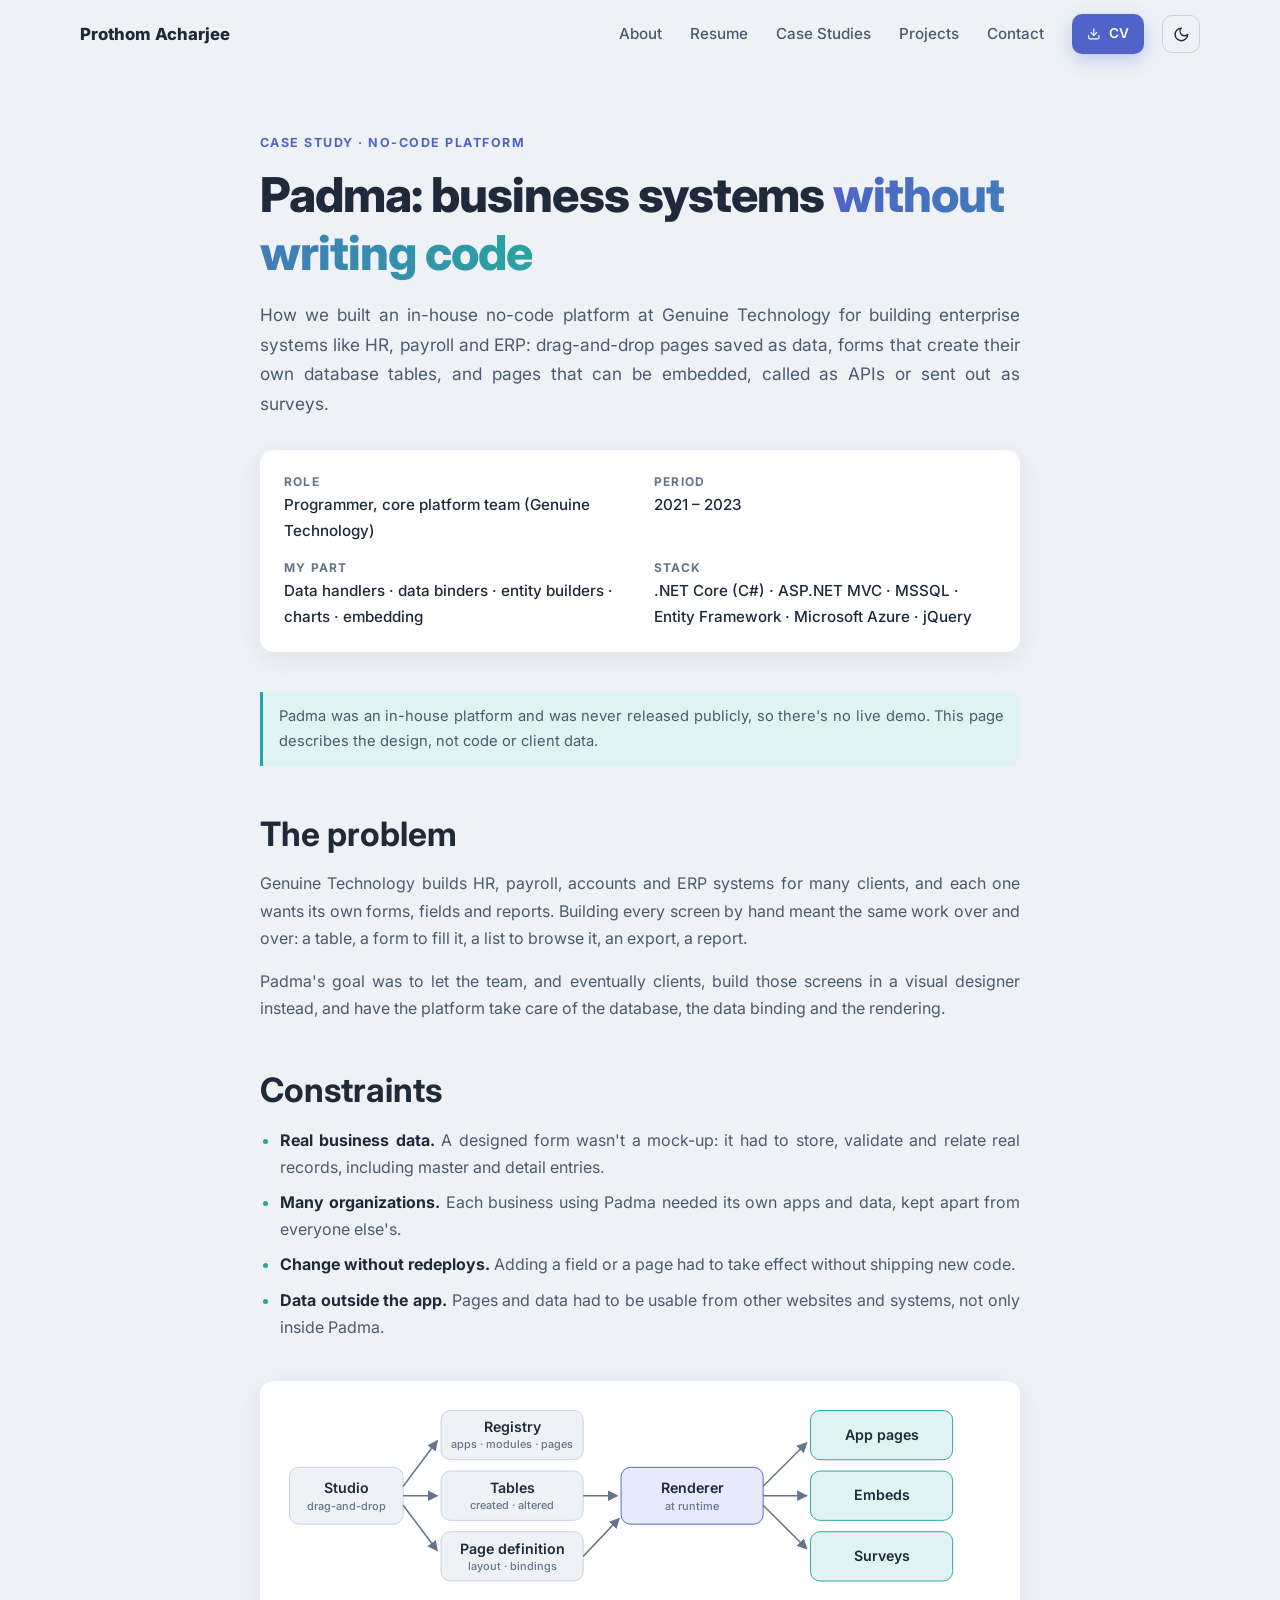
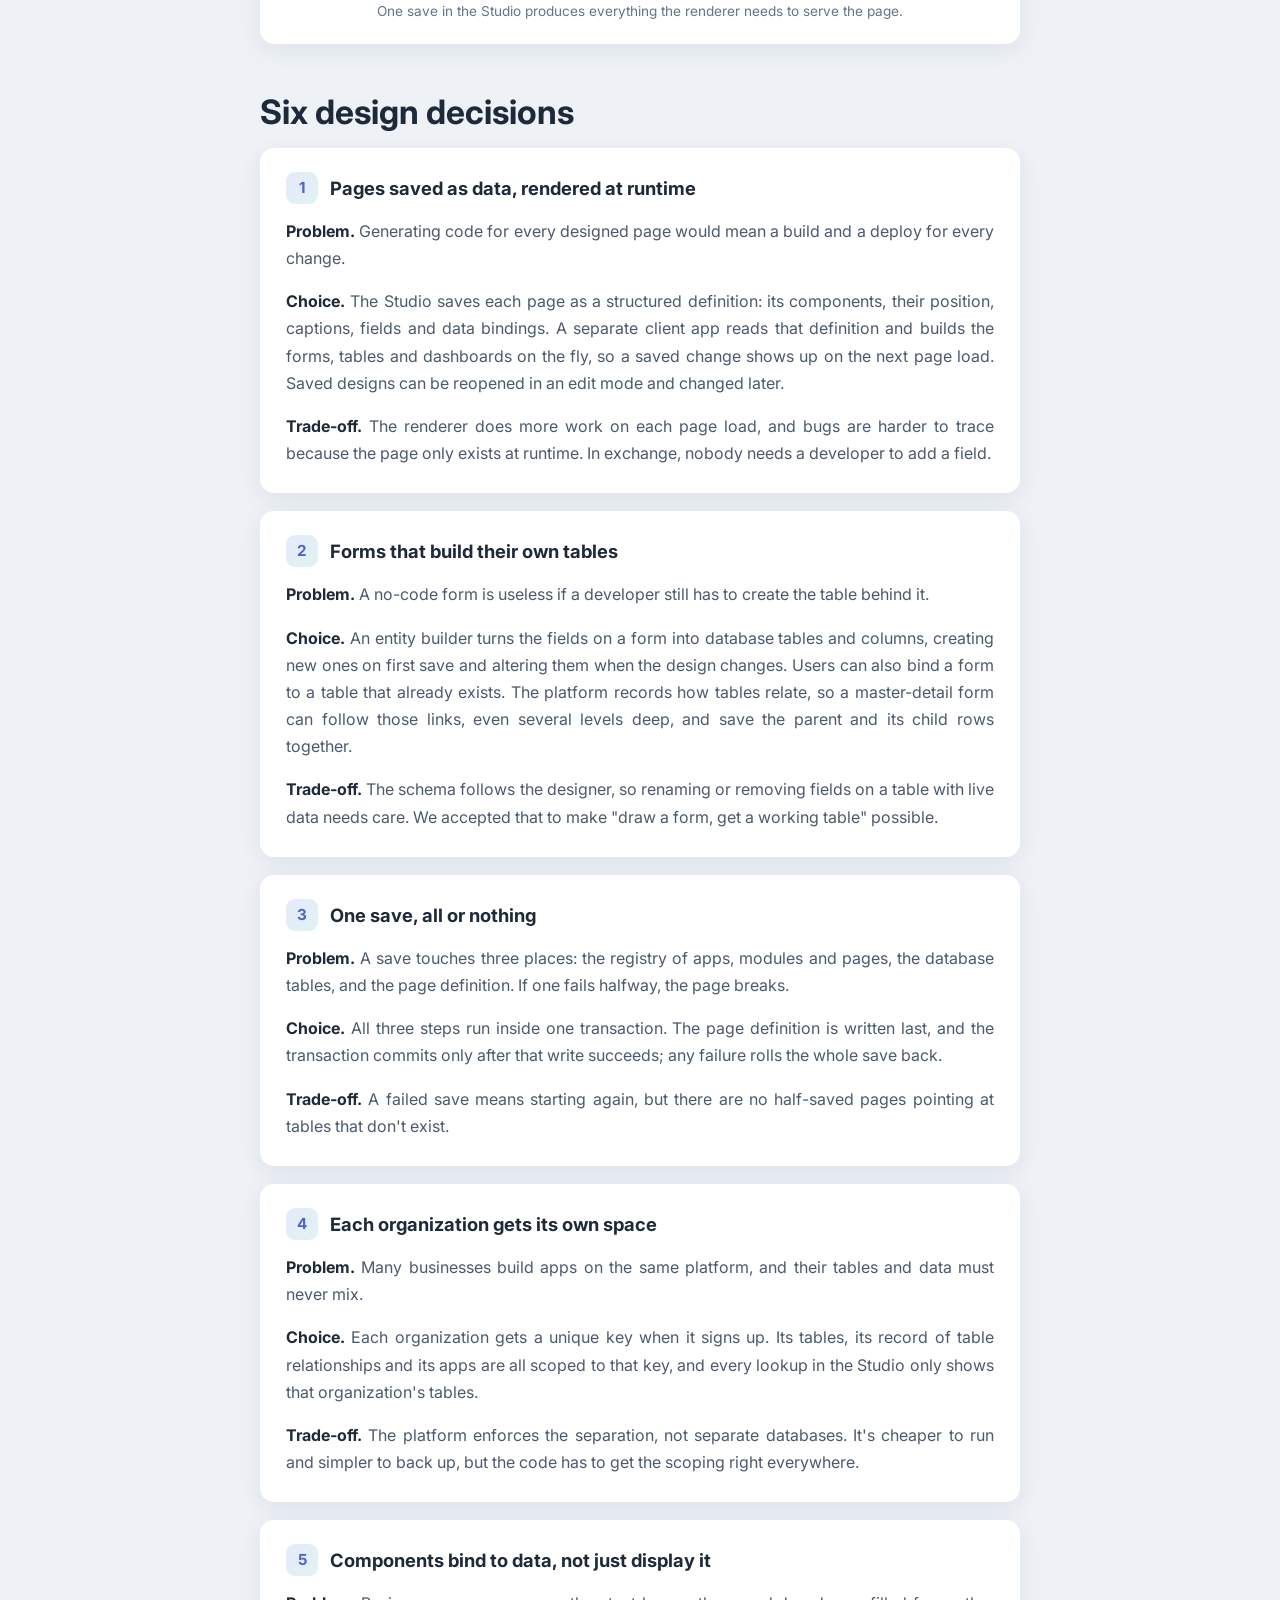
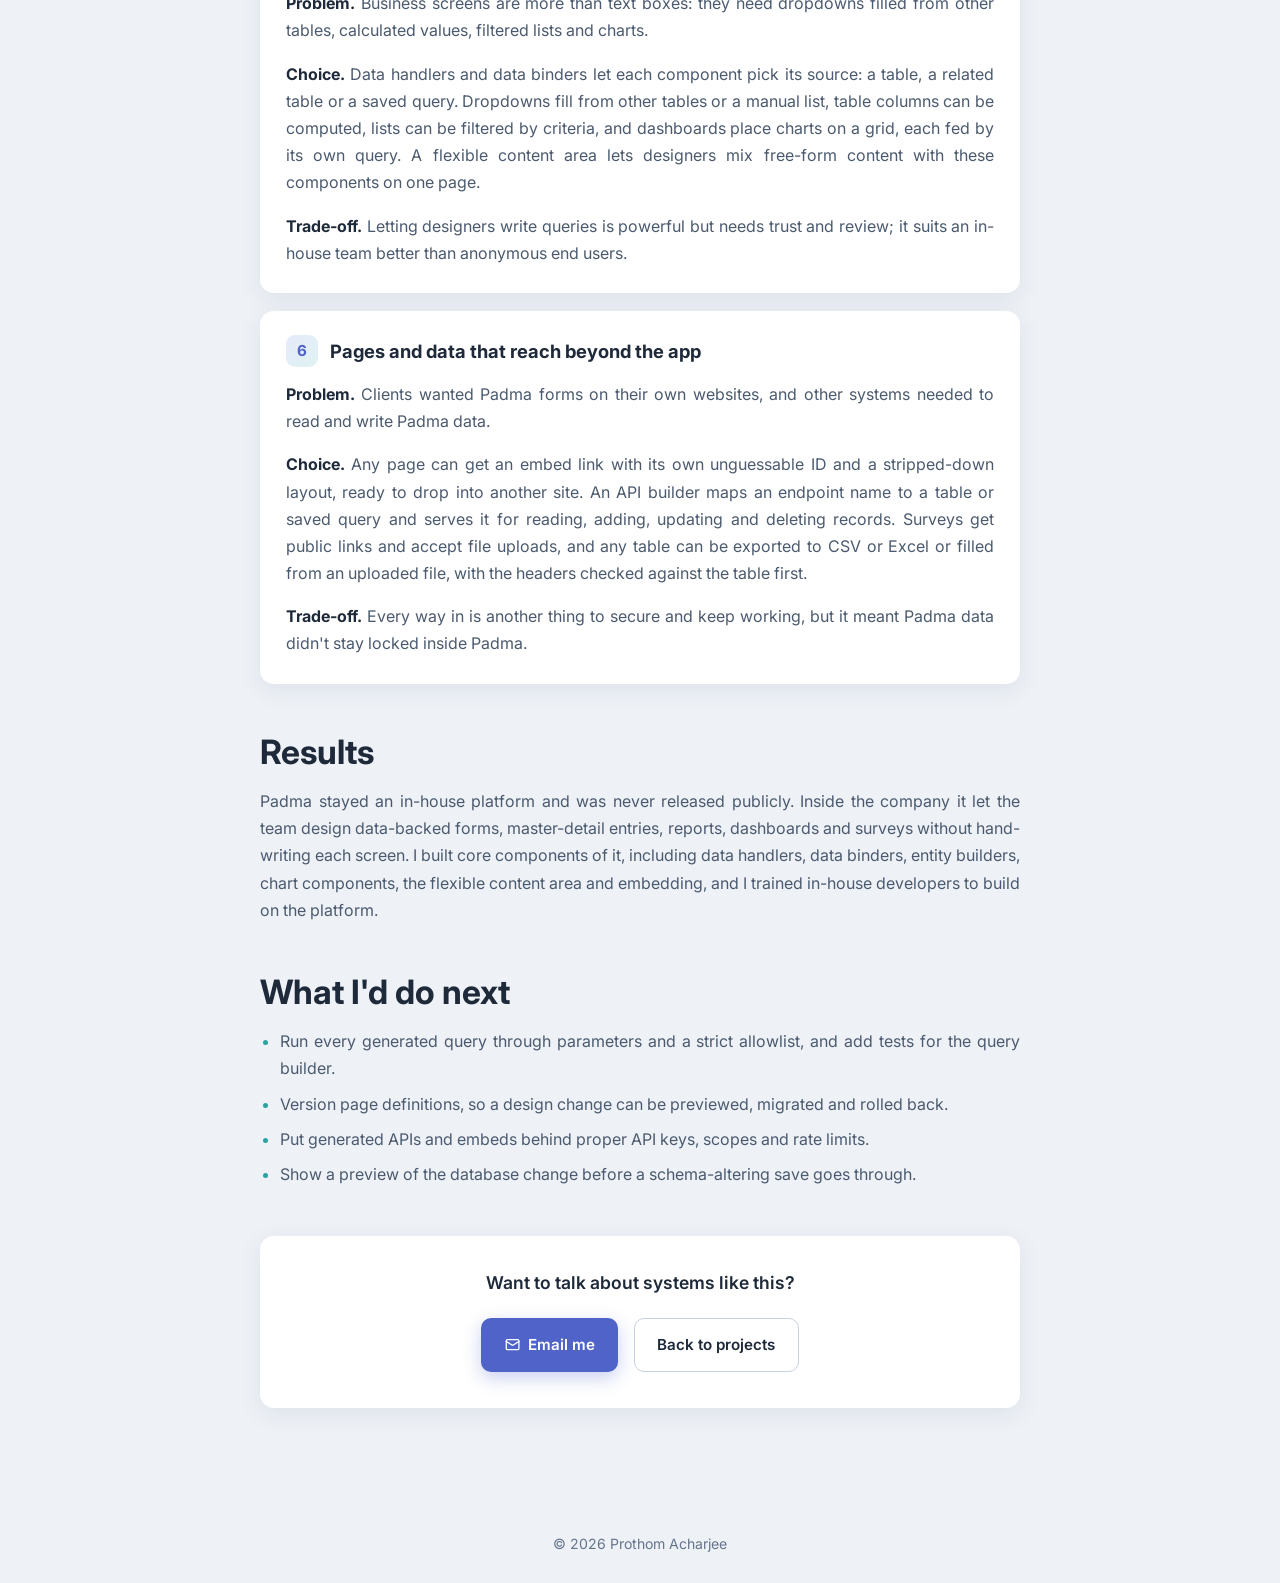
<file: case-study-padma.html>
<!DOCTYPE html>
<html lang="en">
<head>
	<meta charset="utf-8">
	<meta name="viewport" content="width=device-width, initial-scale=1">
	<title>Case Study: Padma — Prothom Acharjee</title>
	<meta name="description" content="How Padma, an in-house no-code platform at Genuine Technology, turned drag-and-drop designs into working pages, database tables, embeds and APIs.">
	<meta name="author" content="Prothom Acharjee">
	<meta property="og:type" content="article">
	<meta property="og:url" content="https://prothomacharjee.github.io/case-study-padma.html">
	<link rel="canonical" href="https://prothomacharjee.github.io/case-study-padma.html">
	<meta property="og:site_name" content="Prothom Acharjee">
	<meta property="og:title" content="Case study: Padma, a no-code platform for business systems">
	<meta property="og:description" content="Designs saved as data, forms that build their own tables, and pages that reach beyond the app through embeds, APIs and surveys.">
	<meta property="og:image" content="https://prothomacharjee.github.io/assets/image/og.png">
	<meta property="og:image:width" content="1200">
	<meta property="og:image:height" content="630">
	<meta name="twitter:card" content="summary_large_image">
	<link rel="icon" href="data:image/svg+xml,%3Csvg xmlns='http://www.w3.org/2000/svg' viewBox='0 0 64 64'%3E%3Crect width='64' height='64' rx='14' fill='%234f63c9'/%3E%3Ctext x='32' y='42' font-family='Arial' font-weight='700' font-size='26' fill='white' text-anchor='middle'%3EPA%3C/text%3E%3C/svg%3E">
	<link rel="preconnect" href="https://fonts.googleapis.com">
	<link rel="preconnect" href="https://fonts.gstatic.com" crossorigin>
	<link href="https://fonts.googleapis.com/css2?family=Inter:wght@400;500;600;700;800&display=swap" rel="stylesheet">
	<link rel="stylesheet" href="assets/css/style.css">
	<script>
		(function (d) {
			d.classList.add('js');
			var t; try { t = localStorage.getItem('theme'); } catch (e) {}
			d.dataset.theme = t || 'light';
		})(document.documentElement);
	</script>
</head>
<body>
	<svg width="0" height="0" style="position:absolute" aria-hidden="true">
		<symbol id="i-download" viewBox="0 0 24 24"><path d="M21 15v4a2 2 0 0 1-2 2H5a2 2 0 0 1-2-2v-4"/><path d="m7 10 5 5 5-5"/><path d="M12 15V3"/></symbol>
		<symbol id="i-mail" viewBox="0 0 24 24"><rect width="20" height="16" x="2" y="4" rx="2"/><path d="m22 7-8.97 5.7a1.94 1.94 0 0 1-2.06 0L2 7"/></symbol>
		<symbol id="i-moon" viewBox="0 0 24 24"><path d="M12 3a6 6 0 0 0 9 9 9 9 0 1 1-9-9Z"/></symbol>
		<symbol id="i-sun" viewBox="0 0 24 24"><circle cx="12" cy="12" r="4"/><path d="M12 2v2"/><path d="M12 20v2"/><path d="m4.93 4.93 1.41 1.41"/><path d="m17.66 17.66 1.41 1.41"/><path d="M2 12h2"/><path d="M20 12h2"/><path d="m6.34 17.66-1.41 1.41"/><path d="m19.07 4.93-1.41 1.41"/></symbol>
	</svg>
	<a class="skip" href="#main">Skip to content</a>

	<header class="nav" id="top">
		<div class="wrap nav-in">
			<a class="brand" href="index.html">Prothom Acharjee</a>
			<div class="nav-right">
				<nav id="nav-links" class="nav-links">
					<a href="index.html#about">About</a>
					<a href="index.html#resume">Resume</a>
					<a href="index.html#case-studies">Case Studies</a>
					<a href="index.html#projects">Projects</a>
					<a href="index.html#contact">Contact</a>
					<a class="btn btn-p btn-sm" href="assets/Prothom_Acharjee_Resume.pdf" target="_blank" rel="noopener"><i aria-hidden="true"><svg class="ic"><use href="#i-download"/></svg></i> CV</a>
				</nav>
				<button class="theme-btn" aria-label="Toggle dark mode"><svg class="ic i-moon"><use href="#i-moon"/></svg><svg class="ic i-sun"><use href="#i-sun"/></svg></button>
				<button class="nav-toggle" aria-expanded="false" aria-controls="nav-links" aria-label="Menu"><span></span><span></span></button>
			</div>
		</div>
	</header>

	<main id="main" class="cs">
		<header class="cs-head">
			<div class="wrap cs-wrap">
				<p class="eyebrow">Case study · No-code platform</p>
				<h1>Padma: business systems <span class="grad">without writing code</span></h1>
				<p class="lead">How we built an in-house no-code platform at Genuine Technology for building enterprise systems like HR, payroll and ERP: drag-and-drop pages saved as data, forms that create their own database tables, and pages that can be embedded, called as APIs or sent out as surveys.</p>
				<dl class="cs-meta">
					<div><dt>Role</dt><dd>Programmer, core platform team (Genuine Technology)</dd></div>
					<div><dt>Period</dt><dd>2021 – 2023</dd></div>
					<div><dt>My part</dt><dd>Data handlers · data binders · entity builders · charts · embedding</dd></div>
					<div><dt>Stack</dt><dd>.NET Core (C#) · ASP.NET MVC · MSSQL · Entity Framework · Microsoft Azure · jQuery</dd></div>
				</dl>
			</div>
		</header>

		<article class="wrap cs-wrap cs-body">
			<p class="cs-note">Padma was an in-house platform and was never released publicly, so there's no live demo. This page describes the design, not code or client data.</p>

			<h2>The problem</h2>
			<p>Genuine Technology builds HR, payroll, accounts and ERP systems for many clients, and each one wants its own forms, fields and reports. Building every screen by hand meant the same work over and over: a table, a form to fill it, a list to browse it, an export, a report.</p>
			<p>Padma's goal was to let the team, and eventually clients, build those screens in a visual designer instead, and have the platform take care of the database, the data binding and the rendering.</p>

			<h2>Constraints</h2>
			<ul>
				<li><b>Real business data.</b> A designed form wasn't a mock-up: it had to store, validate and relate real records, including master and detail entries.</li>
				<li><b>Many organizations.</b> Each business using Padma needed its own apps and data, kept apart from everyone else's.</li>
				<li><b>Change without redeploys.</b> Adding a field or a page had to take effect without shipping new code.</li>
				<li><b>Data outside the app.</b> Pages and data had to be usable from other websites and systems, not only inside Padma.</li>
			</ul>

			<figure class="cs-fig">
				<svg viewBox="0 0 760 200" role="img" aria-labelledby="pd-t">
					<title id="pd-t">Saving a design in the Studio writes three things: the app registry, the database tables, and a page definition. A runtime renderer reads the definition and data to serve app pages, embeds and surveys.</title>
					<defs><marker id="ar" viewBox="0 0 10 10" refX="9" refY="5" markerWidth="7" markerHeight="7" orient="auto-start-reverse"><path d="M0 0 10 5 0 10z" class="f-ar"/></marker></defs>
					<g class="f-box"><rect x="10" y="70" width="120" height="60" rx="10"/><text x="70" y="97">Studio</text><text x="70" y="115" class="f-s">drag-and-drop</text></g>
					<g class="f-box"><rect x="170" y="10" width="150" height="52" rx="10"/><text x="245" y="33">Registry</text><text x="245" y="50" class="f-s">apps · modules · pages</text></g>
					<g class="f-box"><rect x="170" y="74" width="150" height="52" rx="10"/><text x="245" y="97">Tables</text><text x="245" y="114" class="f-s">created · altered</text></g>
					<g class="f-box"><rect x="170" y="138" width="150" height="52" rx="10"/><text x="245" y="161">Page definition</text><text x="245" y="178" class="f-s">layout · bindings</text></g>
					<g class="f-box f-hi"><rect x="360" y="70" width="150" height="60" rx="10"/><text x="435" y="97">Renderer</text><text x="435" y="115" class="f-s">at runtime</text></g>
					<g class="f-box f-alt"><rect x="560" y="10" width="150" height="52" rx="10"/><text x="635" y="41">App pages</text></g>
					<g class="f-box f-alt"><rect x="560" y="74" width="150" height="52" rx="10"/><text x="635" y="105">Embeds</text></g>
					<g class="f-box f-alt"><rect x="560" y="138" width="150" height="52" rx="10"/><text x="635" y="169">Surveys</text></g>
					<g class="f-ln">
						<path d="M130 90l36-48"/>
						<path d="M130 100h36"/>
						<path d="M130 110l36 48"/>
						<path d="M320 100h36"/>
						<path d="M320 164l38-40"/>
						<path d="M510 90l46-46"/>
						<path d="M510 100h46"/>
						<path d="M510 110l46 46"/>
					</g>
				</svg>
				<figcaption>One save in the Studio produces everything the renderer needs to serve the page.</figcaption>
			</figure>

			<h2>Six design decisions</h2>

			<section class="cs-d">
				<h3><span>1</span> Pages saved as data, rendered at runtime</h3>
				<p><b>Problem.</b> Generating code for every designed page would mean a build and a deploy for every change.</p>
				<p><b>Choice.</b> The Studio saves each page as a structured definition: its components, their position, captions, fields and data bindings. A separate client app reads that definition and builds the forms, tables and dashboards on the fly, so a saved change shows up on the next page load. Saved designs can be reopened in an edit mode and changed later.</p>
				<p><b>Trade-off.</b> The renderer does more work on each page load, and bugs are harder to trace because the page only exists at runtime. In exchange, nobody needs a developer to add a field.</p>
			</section>

			<section class="cs-d">
				<h3><span>2</span> Forms that build their own tables</h3>
				<p><b>Problem.</b> A no-code form is useless if a developer still has to create the table behind it.</p>
				<p><b>Choice.</b> An entity builder turns the fields on a form into database tables and columns, creating new ones on first save and altering them when the design changes. Users can also bind a form to a table that already exists. The platform records how tables relate, so a master-detail form can follow those links, even several levels deep, and save the parent and its child rows together.</p>
				<p><b>Trade-off.</b> The schema follows the designer, so renaming or removing fields on a table with live data needs care. We accepted that to make "draw a form, get a working table" possible.</p>
			</section>

			<section class="cs-d">
				<h3><span>3</span> One save, all or nothing</h3>
				<p><b>Problem.</b> A save touches three places: the registry of apps, modules and pages, the database tables, and the page definition. If one fails halfway, the page breaks.</p>
				<p><b>Choice.</b> All three steps run inside one transaction. The page definition is written last, and the transaction commits only after that write succeeds; any failure rolls the whole save back.</p>
				<p><b>Trade-off.</b> A failed save means starting again, but there are no half-saved pages pointing at tables that don't exist.</p>
			</section>

			<section class="cs-d">
				<h3><span>4</span> Each organization gets its own space</h3>
				<p><b>Problem.</b> Many businesses build apps on the same platform, and their tables and data must never mix.</p>
				<p><b>Choice.</b> Each organization gets a unique key when it signs up. Its tables, its record of table relationships and its apps are all scoped to that key, and every lookup in the Studio only shows that organization's tables.</p>
				<p><b>Trade-off.</b> The platform enforces the separation, not separate databases. It's cheaper to run and simpler to back up, but the code has to get the scoping right everywhere.</p>
			</section>

			<section class="cs-d">
				<h3><span>5</span> Components bind to data, not just display it</h3>
				<p><b>Problem.</b> Business screens are more than text boxes: they need dropdowns filled from other tables, calculated values, filtered lists and charts.</p>
				<p><b>Choice.</b> Data handlers and data binders let each component pick its source: a table, a related table or a saved query. Dropdowns fill from other tables or a manual list, table columns can be computed, lists can be filtered by criteria, and dashboards place charts on a grid, each fed by its own query. A flexible content area lets designers mix free-form content with these components on one page.</p>
				<p><b>Trade-off.</b> Letting designers write queries is powerful but needs trust and review; it suits an in-house team better than anonymous end users.</p>
			</section>

			<section class="cs-d">
				<h3><span>6</span> Pages and data that reach beyond the app</h3>
				<p><b>Problem.</b> Clients wanted Padma forms on their own websites, and other systems needed to read and write Padma data.</p>
				<p><b>Choice.</b> Any page can get an embed link with its own unguessable ID and a stripped-down layout, ready to drop into another site. An API builder maps an endpoint name to a table or saved query and serves it for reading, adding, updating and deleting records. Surveys get public links and accept file uploads, and any table can be exported to CSV or Excel or filled from an uploaded file, with the headers checked against the table first.</p>
				<p><b>Trade-off.</b> Every way in is another thing to secure and keep working, but it meant Padma data didn't stay locked inside Padma.</p>
			</section>

			<h2>Results</h2>
			<p>Padma stayed an in-house platform and was never released publicly. Inside the company it let the team design data-backed forms, master-detail entries, reports, dashboards and surveys without hand-writing each screen. I built core components of it, including data handlers, data binders, entity builders, chart components, the flexible content area and embedding, and I trained in-house developers to build on the platform.</p>

			<h2>What I'd do next</h2>
			<ul>
				<li>Run every generated query through parameters and a strict allowlist, and add tests for the query builder.</li>
				<li>Version page definitions, so a design change can be previewed, migrated and rolled back.</li>
				<li>Put generated APIs and embeds behind proper API keys, scopes and rate limits.</li>
				<li>Show a preview of the database change before a schema-altering save goes through.</li>
			</ul>

			<div class="cs-end">
				<p>Want to talk about systems like this?</p>
				<a class="btn btn-p" href="mailto:me.prothomacharjee@gmail.com"><i aria-hidden="true"><svg class="ic"><use href="#i-mail"/></svg></i> Email me</a>
				<a class="btn btn-s" href="index.html#projects">Back to projects</a>
			</div>
		</article>
	</main>

	<footer class="foot">
		<div class="wrap">© <span id="year">2026</span> Prothom Acharjee</div>
	</footer>

	<script src="assets/js/main.js"></script>
</body>
</html>
</file>
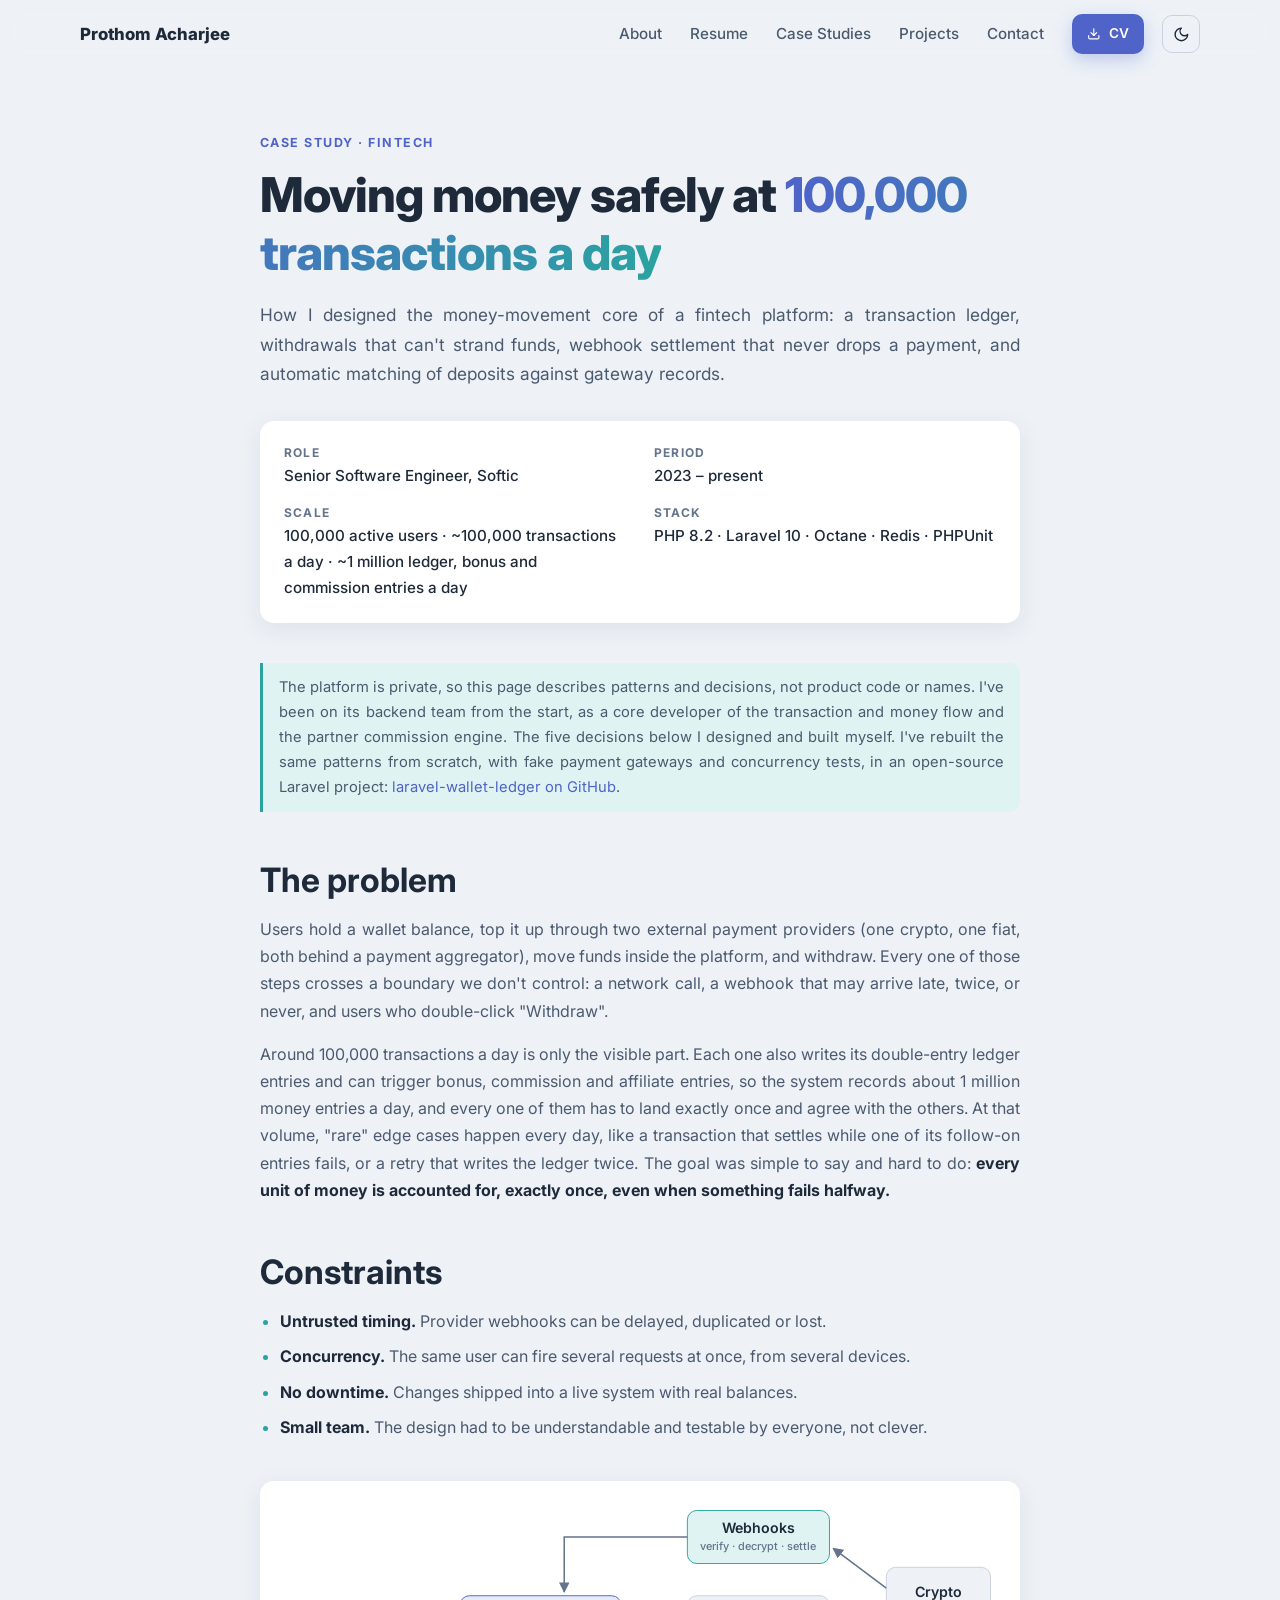
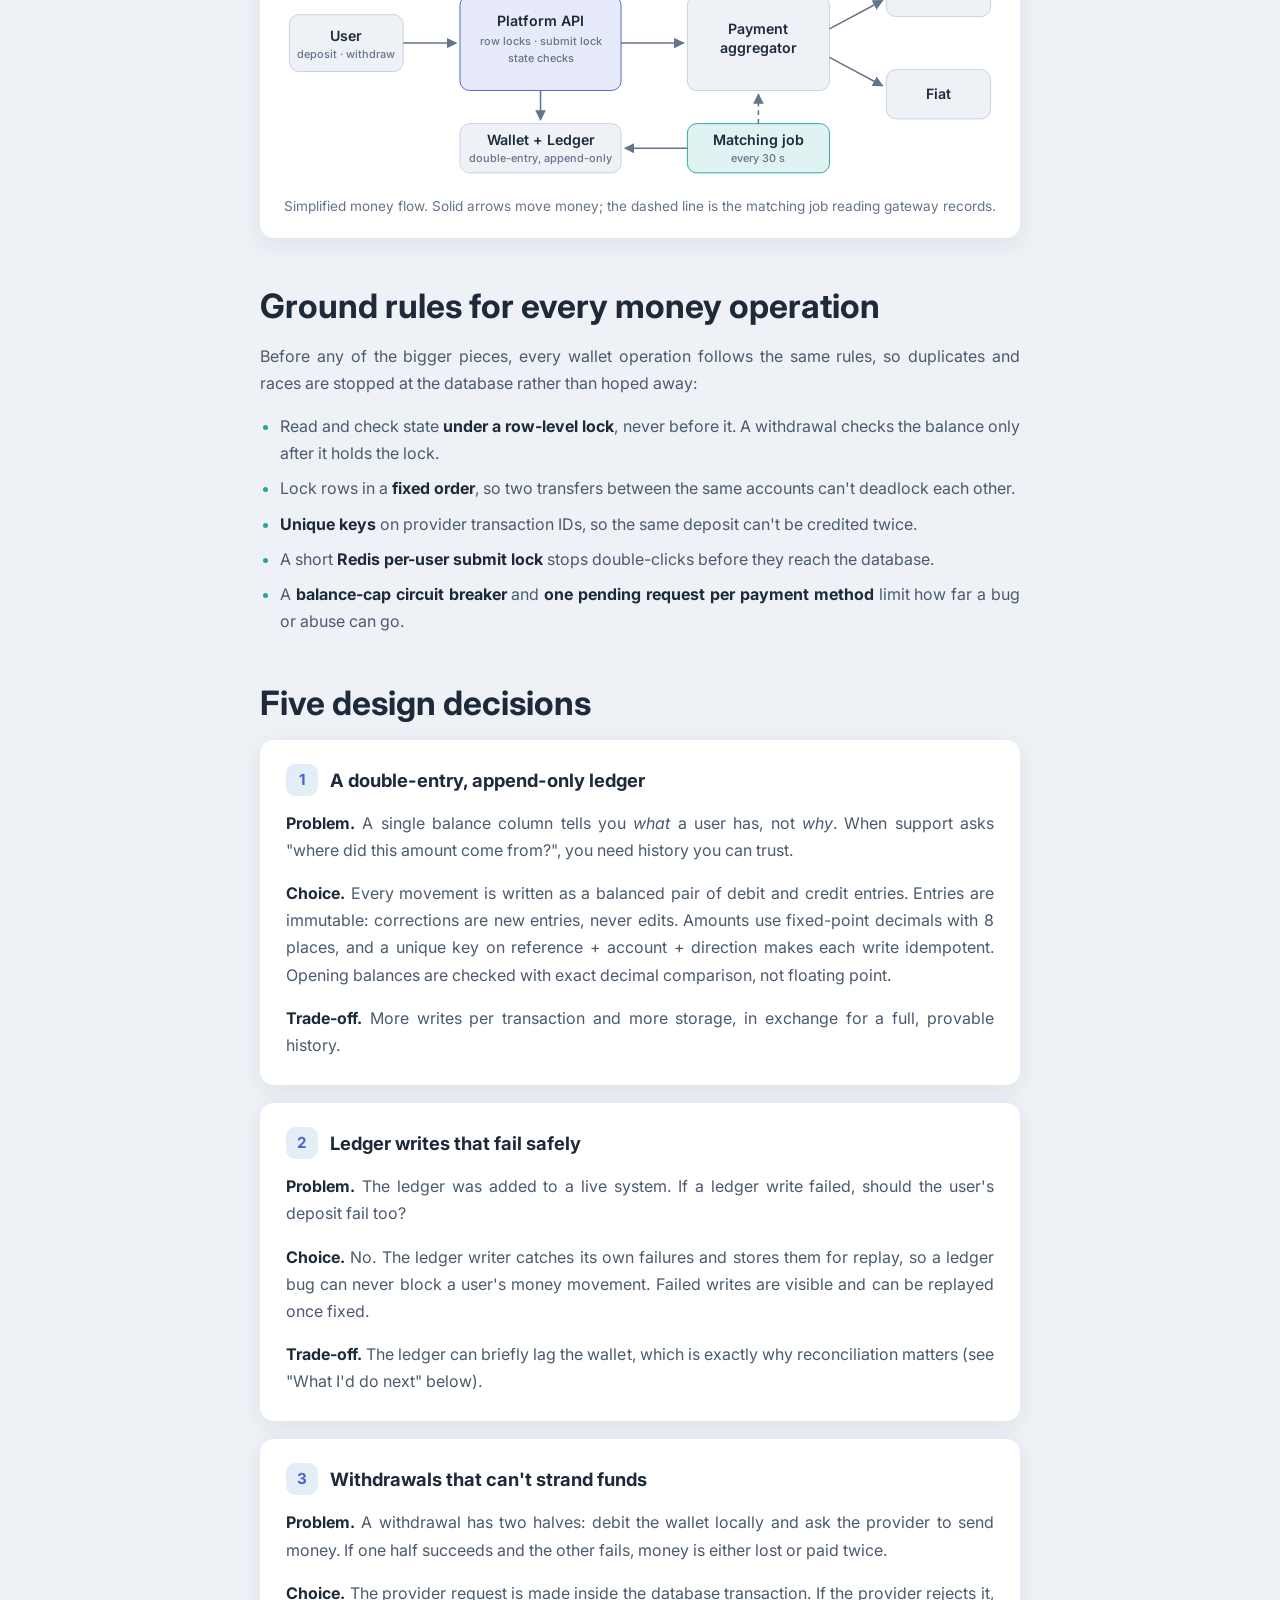
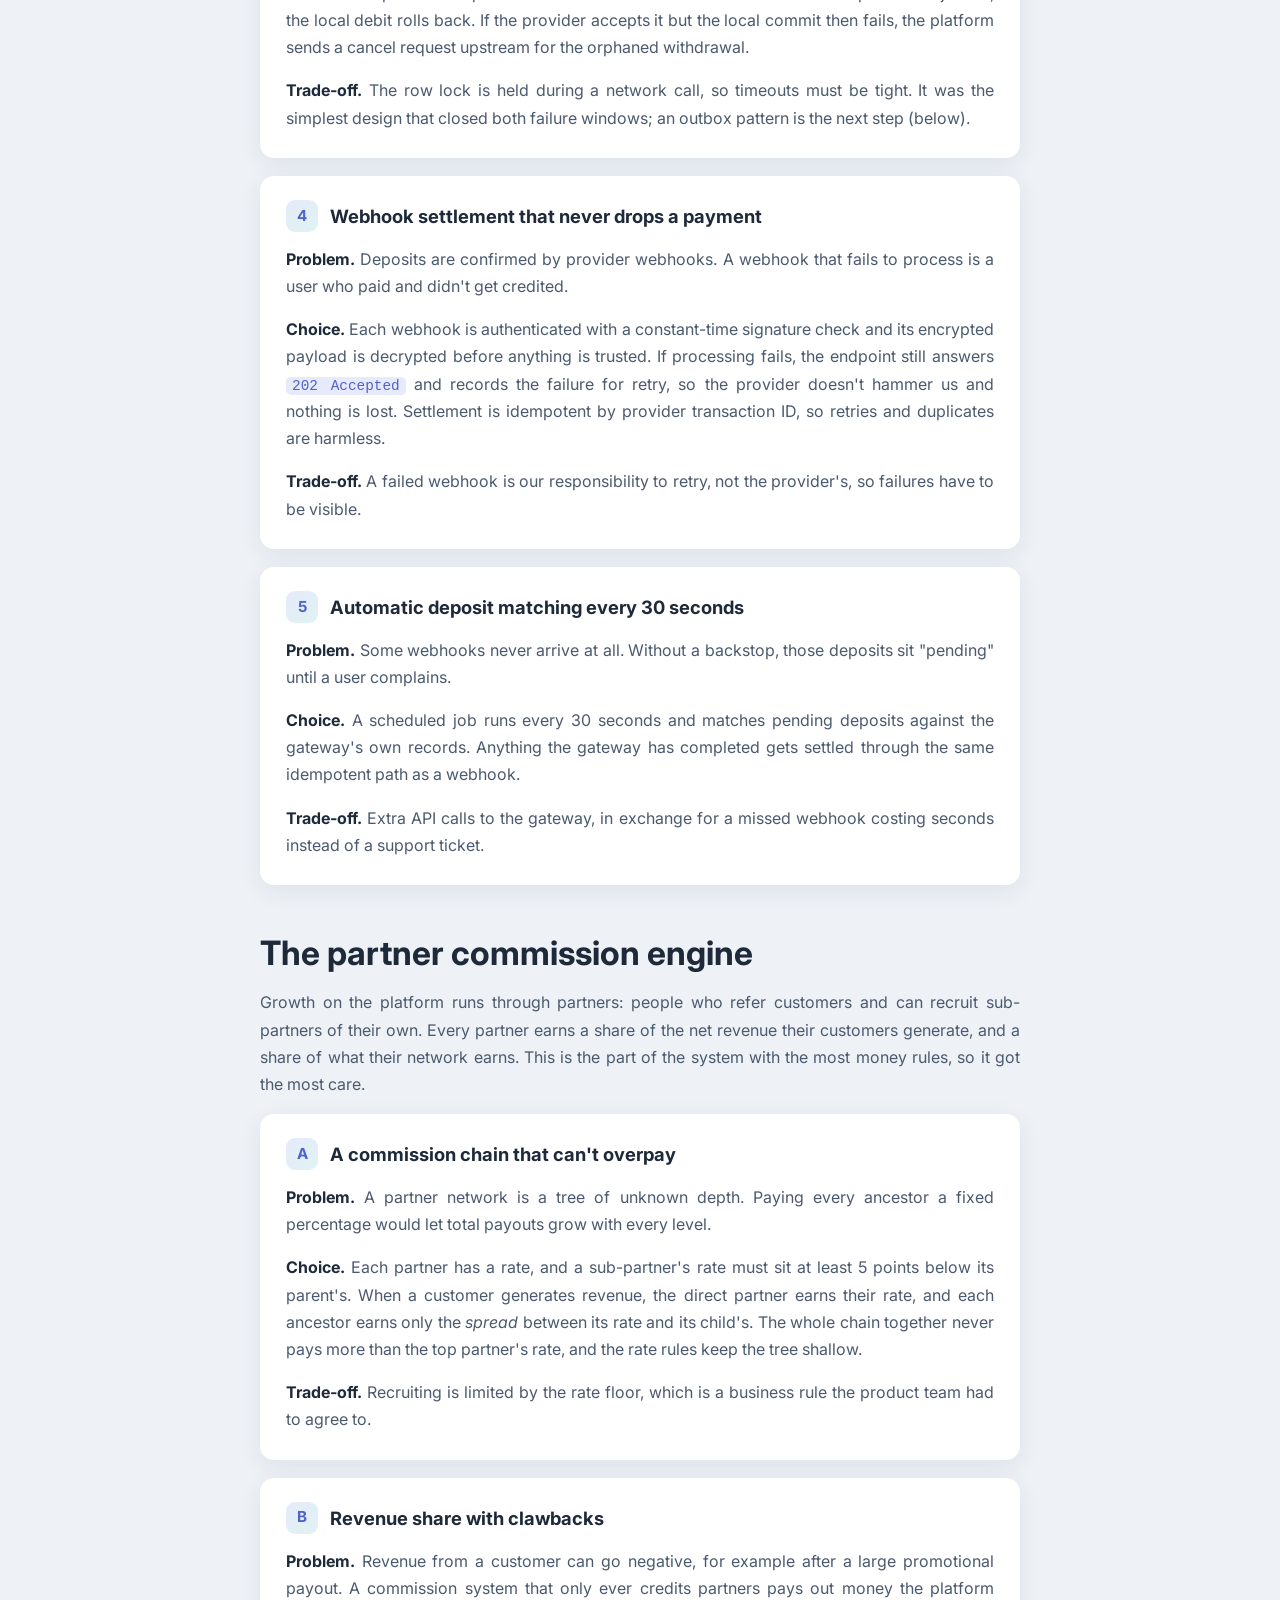
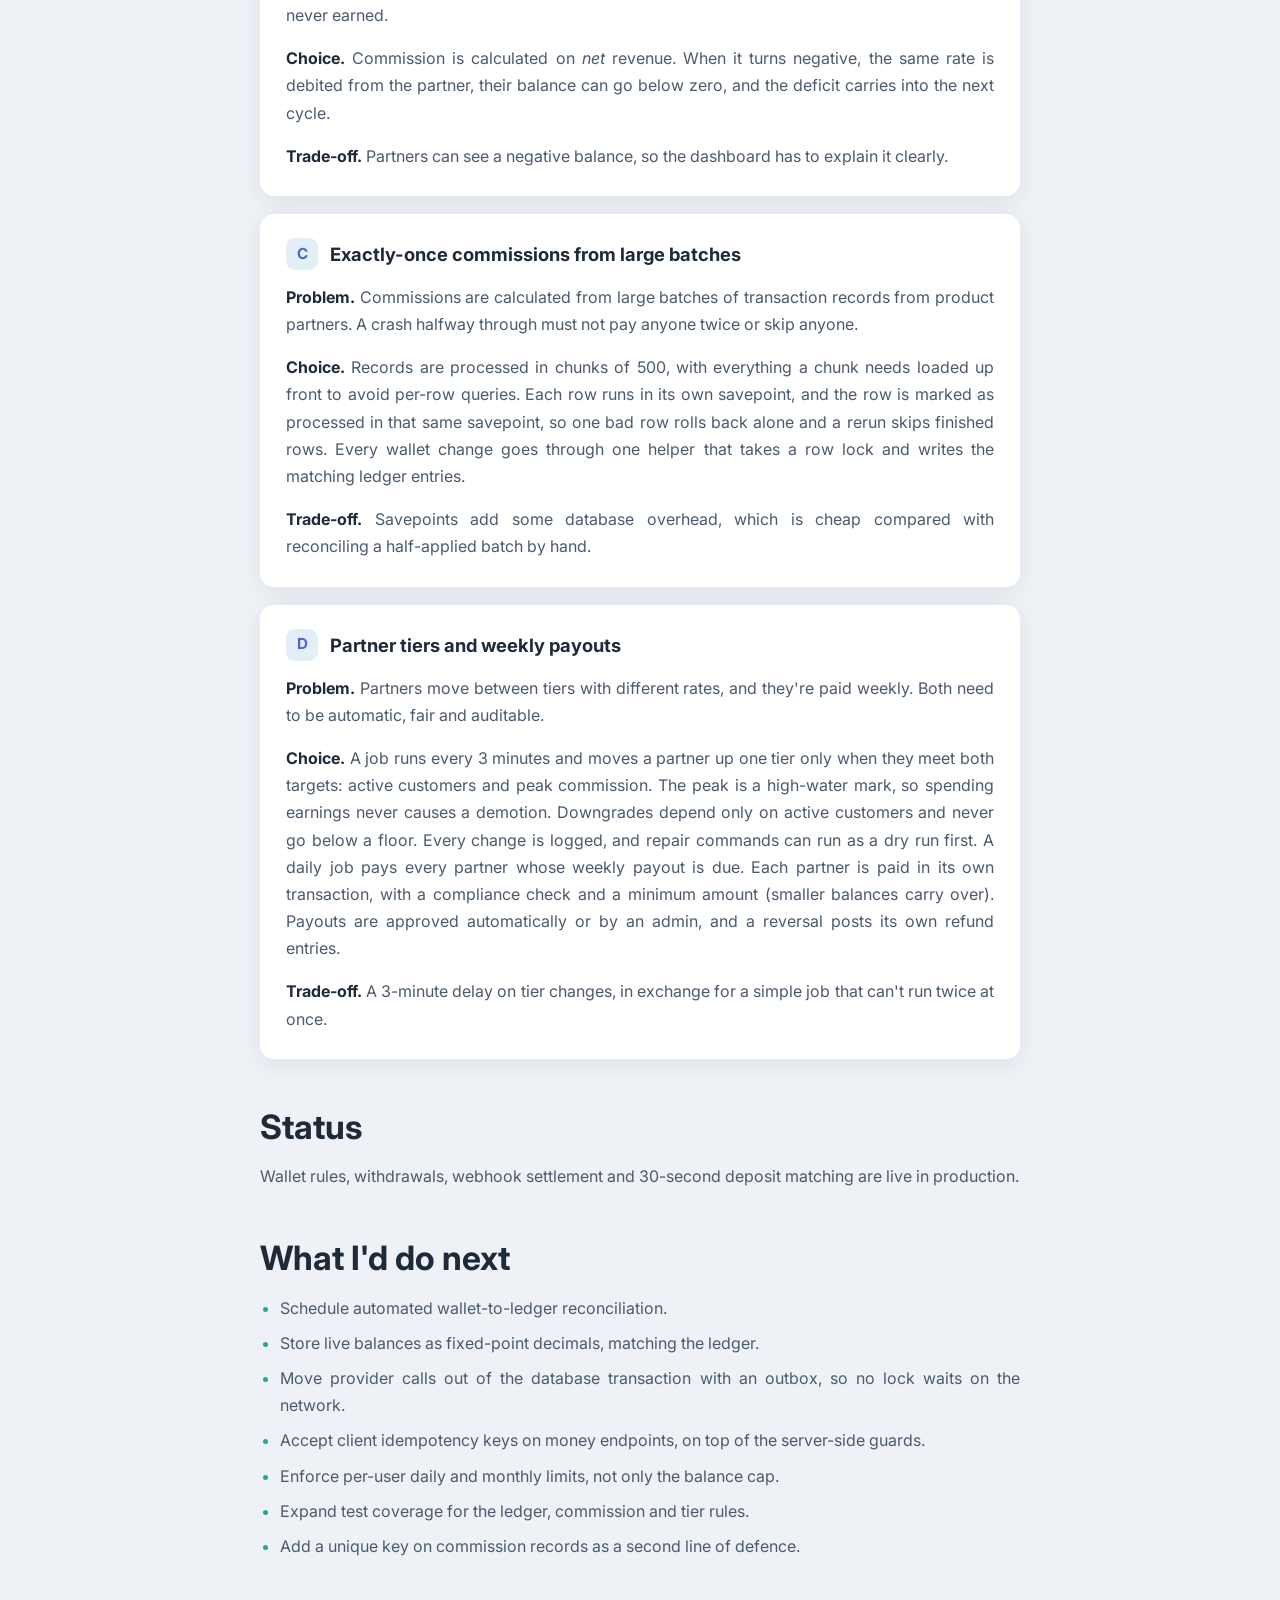
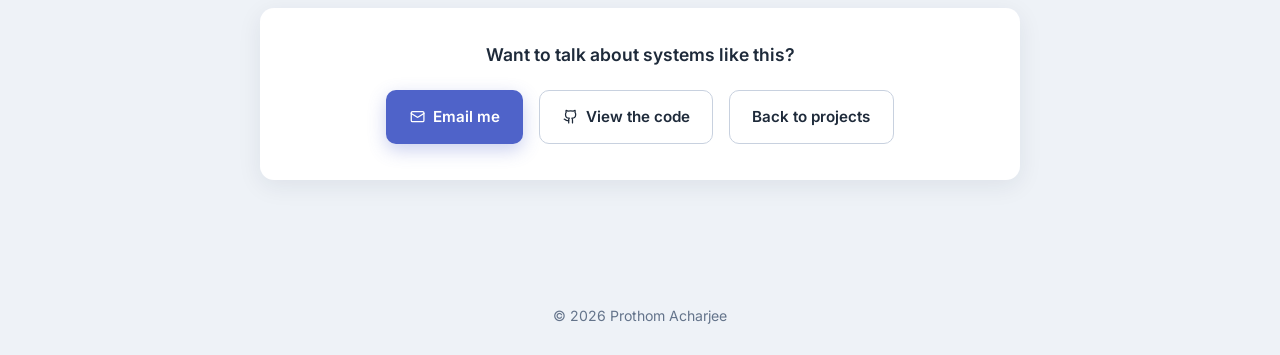
<file: case-study.html>
<!DOCTYPE html>
<html lang="en">
<head>
	<meta charset="utf-8">
	<meta name="viewport" content="width=device-width, initial-scale=1">
	<title>Case Study: Moving Money Safely — Prothom Acharjee</title>
	<meta name="description" content="How I designed the money-movement core of a fintech platform with 100,000 active users, ~100,000 transactions and ~1 million ledger, bonus and commission entries a day: ledger, safe withdrawals, webhooks and deposit matching.">
	<meta name="author" content="Prothom Acharjee">
	<meta property="og:type" content="article">
	<meta property="og:url" content="https://prothomacharjee.github.io/case-study.html">
	<link rel="canonical" href="https://prothomacharjee.github.io/case-study.html">
	<meta property="og:site_name" content="Prothom Acharjee">
	<meta property="og:title" content="Case study: Moving money safely at 100,000 transactions a day">
	<meta property="og:description" content="Ledger, safe withdrawals, webhook settlement and deposit matching on a Laravel fintech platform.">
	<meta property="og:image" content="https://prothomacharjee.github.io/assets/image/og.png">
	<meta property="og:image:width" content="1200">
	<meta property="og:image:height" content="630">
	<meta name="twitter:card" content="summary_large_image">
	<link rel="icon" href="data:image/svg+xml,%3Csvg xmlns='http://www.w3.org/2000/svg' viewBox='0 0 64 64'%3E%3Crect width='64' height='64' rx='14' fill='%234f63c9'/%3E%3Ctext x='32' y='42' font-family='Arial' font-weight='700' font-size='26' fill='white' text-anchor='middle'%3EPA%3C/text%3E%3C/svg%3E">
	<link rel="preconnect" href="https://fonts.googleapis.com">
	<link rel="preconnect" href="https://fonts.gstatic.com" crossorigin>
	<link href="https://fonts.googleapis.com/css2?family=Inter:wght@400;500;600;700;800&display=swap" rel="stylesheet">
	<link rel="stylesheet" href="assets/css/style.css">
	<script>
		(function (d) {
			d.classList.add('js');
			var t; try { t = localStorage.getItem('theme'); } catch (e) {}
			d.dataset.theme = t || 'light';
		})(document.documentElement);
	</script>
</head>
<body>
	<svg width="0" height="0" style="position:absolute" aria-hidden="true">
		<symbol id="i-download" viewBox="0 0 24 24"><path d="M21 15v4a2 2 0 0 1-2 2H5a2 2 0 0 1-2-2v-4"/><path d="m7 10 5 5 5-5"/><path d="M12 15V3"/></symbol>
		<symbol id="i-github" viewBox="0 0 24 24"><path d="M15 22v-4a4.8 4.8 0 0 0-1-3.5c3 0 6-2 6-5.5.08-1.25-.27-2.48-1-3.5.28-1.15.28-2.35 0-3.5 0 0-1 0-3 1.5-2.64-.5-5.36-.5-8 0C6 2 5 2 5 2c-.3 1.15-.3 2.35 0 3.5A5.403 5.403 0 0 0 4 9c0 3.5 3 5.5 6 5.5-.39.49-.68 1.05-.85 1.65-.17.6-.22 1.23-.15 1.85v4"/><path d="M9 18c-4.51 2-5-2-7-2"/></symbol>
		<symbol id="i-mail"viewBox="0 0 24 24"><rect width="20" height="16" x="2" y="4" rx="2"/><path d="m22 7-8.97 5.7a1.94 1.94 0 0 1-2.06 0L2 7"/></symbol>
		<symbol id="i-moon" viewBox="0 0 24 24"><path d="M12 3a6 6 0 0 0 9 9 9 9 0 1 1-9-9Z"/></symbol>
		<symbol id="i-sun" viewBox="0 0 24 24"><circle cx="12" cy="12" r="4"/><path d="M12 2v2"/><path d="M12 20v2"/><path d="m4.93 4.93 1.41 1.41"/><path d="m17.66 17.66 1.41 1.41"/><path d="M2 12h2"/><path d="M20 12h2"/><path d="m6.34 17.66-1.41 1.41"/><path d="m19.07 4.93-1.41 1.41"/></symbol>
	</svg>
	<a class="skip" href="#main">Skip to content</a>

	<header class="nav" id="top">
		<div class="wrap nav-in">
			<a class="brand" href="index.html">Prothom Acharjee</a>
			<div class="nav-right">
				<nav id="nav-links" class="nav-links">
					<a href="index.html#about">About</a>
					<a href="index.html#resume">Resume</a>
					<a href="index.html#case-studies">Case Studies</a>
					<a href="index.html#projects">Projects</a>
					<a href="index.html#contact">Contact</a>
					<a class="btn btn-p btn-sm" href="assets/Prothom_Acharjee_Resume.pdf" target="_blank" rel="noopener"><i aria-hidden="true"><svg class="ic"><use href="#i-download"/></svg></i> CV</a>
				</nav>
				<button class="theme-btn" aria-label="Toggle dark mode"><svg class="ic i-moon"><use href="#i-moon"/></svg><svg class="ic i-sun"><use href="#i-sun"/></svg></button>
				<button class="nav-toggle" aria-expanded="false" aria-controls="nav-links" aria-label="Menu"><span></span><span></span></button>
			</div>
		</div>
	</header>

	<main id="main" class="cs">
		<header class="cs-head">
			<div class="wrap cs-wrap">
				<p class="eyebrow">Case study · Fintech</p>
				<h1>Moving money safely at <span class="grad">100,000 transactions a day</span></h1>
				<p class="lead">How I designed the money-movement core of a fintech platform: a transaction ledger, withdrawals that can't strand funds, webhook settlement that never drops a payment, and automatic matching of deposits against gateway records.</p>
				<dl class="cs-meta">
					<div><dt>Role</dt><dd>Senior Software Engineer, Softic</dd></div>
					<div><dt>Period</dt><dd>2023 – present</dd></div>
					<div><dt>Scale</dt><dd>100,000 active users · ~100,000 transactions a day · ~1 million ledger, bonus and commission entries a day</dd></div>
					<div><dt>Stack</dt><dd>PHP 8.2 · Laravel 10 · Octane · Redis · PHPUnit</dd></div>
				</dl>
			</div>
		</header>

		<article class="wrap cs-wrap cs-body">
			<p class="cs-note">The platform is private, so this page describes patterns and decisions, not product code or names. I've been on its backend team from the start, as a core developer of the transaction and money flow and the partner commission engine. The five decisions below I designed and built myself. I've rebuilt the same patterns from scratch, with fake payment gateways and concurrency tests, in an open-source Laravel project: <a href="https://github.com/prothomacharjee/laravel-wallet-ledger" target="_blank" rel="noopener">laravel-wallet-ledger on GitHub</a>.</p>

			<h2>The problem</h2>
			<p>Users hold a wallet balance, top it up through two external payment providers (one crypto, one fiat, both behind a payment aggregator), move funds inside the platform, and withdraw. Every one of those steps crosses a boundary we don't control: a network call, a webhook that may arrive late, twice, or never, and users who double-click "Withdraw".</p>
			<p>Around 100,000 transactions a day is only the visible part. Each one also writes its double-entry ledger entries and can trigger bonus, commission and affiliate entries, so the system records about 1 million money entries a day, and every one of them has to land exactly once and agree with the others. At that volume, "rare" edge cases happen every day, like a transaction that settles while one of its follow-on entries fails, or a retry that writes the ledger twice. The goal was simple to say and hard to do: <strong>every unit of money is accounted for, exactly once, even when something fails halfway.</strong></p>

			<h2>Constraints</h2>
			<ul>
				<li><b>Untrusted timing.</b> Provider webhooks can be delayed, duplicated or lost.</li>
				<li><b>Concurrency.</b> The same user can fire several requests at once, from several devices.</li>
				<li><b>No downtime.</b> Changes shipped into a live system with real balances.</li>
				<li><b>Small team.</b> The design had to be understandable and testable by everyone, not clever.</li>
			</ul>

			<figure class="cs-fig">
				<svg viewBox="0 0 760 300" role="img" aria-labelledby="flow-t">
					<title id="flow-t">Money flow: user requests pass through locks into the wallet and ledger; the platform calls the payment aggregator; provider webhooks and a 30-second matching job settle deposits.</title>
					<defs><marker id="ar" viewBox="0 0 10 10" refX="9" refY="5" markerWidth="7" markerHeight="7" orient="auto-start-reverse"><path d="M0 0 10 5 0 10z" class="f-ar"/></marker></defs>
					<g class="f-box"><rect x="10" y="120" width="120" height="60" rx="10"/><text x="70" y="148">User</text><text x="70" y="166" class="f-s">deposit · withdraw</text></g>
					<g class="f-box f-hi"><rect x="190" y="100" width="170" height="100" rx="10"/><text x="275" y="132">Platform API</text><text x="275" y="152" class="f-s">row locks · submit lock</text><text x="275" y="170" class="f-s">state checks</text></g>
					<g class="f-box"><rect x="190" y="235" width="170" height="52" rx="10"/><text x="275" y="258">Wallet + Ledger</text><text x="275" y="275" class="f-s">double-entry, append-only</text></g>
					<g class="f-box"><rect x="430" y="100" width="150" height="100" rx="10"/><text x="505" y="140">Payment</text><text x="505" y="160">aggregator</text></g>
					<g class="f-box"><rect x="640" y="70" width="110" height="52" rx="10"/><text x="695" y="101">Crypto</text></g>
					<g class="f-box"><rect x="640" y="178" width="110" height="52" rx="10"/><text x="695" y="209">Fiat</text></g>
					<g class="f-box f-alt"><rect x="430" y="10" width="150" height="56" rx="10"/><text x="505" y="34">Webhooks</text><text x="505" y="52" class="f-s">verify · decrypt · settle</text></g>
					<g class="f-box f-alt"><rect x="430" y="235" width="150" height="52" rx="10"/><text x="505" y="258">Matching job</text><text x="505" y="275" class="f-s">every 30 s</text></g>
					<g class="f-ln">
						<path d="M130 150H186"/>
						<path d="M275 200v31"/>
						<path d="M360 150h66"/>
						<path d="M580 135l56-30"/>
						<path d="M580 165l56 30"/>
						<path d="M640 92 584 50"/>
						<path d="M430 38H300v58"/>
						<path d="M430 261h-66"/>
						<path d="M505 235v-31" class="f-dash"/>
					</g>
				</svg>
				<figcaption>Simplified money flow. Solid arrows move money; the dashed line is the matching job reading gateway records.</figcaption>
			</figure>

			<h2>Ground rules for every money operation</h2>
			<p>Before any of the bigger pieces, every wallet operation follows the same rules, so duplicates and races are stopped at the database rather than hoped away:</p>
			<ul>
				<li>Read and check state <b>under a row-level lock</b>, never before it. A withdrawal checks the balance only after it holds the lock.</li>
				<li>Lock rows in a <b>fixed order</b>, so two transfers between the same accounts can't deadlock each other.</li>
				<li><b>Unique keys</b> on provider transaction IDs, so the same deposit can't be credited twice.</li>
				<li>A short <b>Redis per-user submit lock</b> stops double-clicks before they reach the database.</li>
				<li>A <b>balance-cap circuit breaker</b> and <b>one pending request per payment method</b> limit how far a bug or abuse can go.</li>
			</ul>

			<h2>Five design decisions</h2>

			<section class="cs-d">
				<h3><span>1</span> A double-entry, append-only ledger</h3>
				<p><b>Problem.</b> A single balance column tells you <em>what</em> a user has, not <em>why</em>. When support asks "where did this amount come from?", you need history you can trust.</p>
				<p><b>Choice.</b> Every movement is written as a balanced pair of debit and credit entries. Entries are immutable: corrections are new entries, never edits. Amounts use fixed-point decimals with 8 places, and a unique key on reference + account + direction makes each write idempotent. Opening balances are checked with exact decimal comparison, not floating point.</p>
				<p><b>Trade-off.</b> More writes per transaction and more storage, in exchange for a full, provable history.</p>
			</section>

			<section class="cs-d">
				<h3><span>2</span> Ledger writes that fail safely</h3>
				<p><b>Problem.</b> The ledger was added to a live system. If a ledger write failed, should the user's deposit fail too?</p>
				<p><b>Choice.</b> No. The ledger writer catches its own failures and stores them for replay, so a ledger bug can never block a user's money movement. Failed writes are visible and can be replayed once fixed.</p>
				<p><b>Trade-off.</b> The ledger can briefly lag the wallet, which is exactly why reconciliation matters (see "What I'd do next" below).</p>
			</section>

			<section class="cs-d">
				<h3><span>3</span> Withdrawals that can't strand funds</h3>
				<p><b>Problem.</b> A withdrawal has two halves: debit the wallet locally and ask the provider to send money. If one half succeeds and the other fails, money is either lost or paid twice.</p>
				<p><b>Choice.</b> The provider request is made inside the database transaction. If the provider rejects it, the local debit rolls back. If the provider accepts it but the local commit then fails, the platform sends a cancel request upstream for the orphaned withdrawal.</p>
				<p><b>Trade-off.</b> The row lock is held during a network call, so timeouts must be tight. It was the simplest design that closed both failure windows; an outbox pattern is the next step (below).</p>
			</section>

			<section class="cs-d">
				<h3><span>4</span> Webhook settlement that never drops a payment</h3>
				<p><b>Problem.</b> Deposits are confirmed by provider webhooks. A webhook that fails to process is a user who paid and didn't get credited.</p>
				<p><b>Choice.</b> Each webhook is authenticated with a constant-time signature check and its encrypted payload is decrypted before anything is trusted. If processing fails, the endpoint still answers <code>202 Accepted</code> and records the failure for retry, so the provider doesn't hammer us and nothing is lost. Settlement is idempotent by provider transaction ID, so retries and duplicates are harmless.</p>
				<p><b>Trade-off.</b> A failed webhook is our responsibility to retry, not the provider's, so failures have to be visible.</p>
			</section>

			<section class="cs-d">
				<h3><span>5</span> Automatic deposit matching every 30 seconds</h3>
				<p><b>Problem.</b> Some webhooks never arrive at all. Without a backstop, those deposits sit "pending" until a user complains.</p>
				<p><b>Choice.</b> A scheduled job runs every 30 seconds and matches pending deposits against the gateway's own records. Anything the gateway has completed gets settled through the same idempotent path as a webhook.</p>
				<p><b>Trade-off.</b> Extra API calls to the gateway, in exchange for a missed webhook costing seconds instead of a support ticket.</p>
			</section>

			<h2>The partner commission engine</h2>
			<p>Growth on the platform runs through partners: people who refer customers and can recruit sub-partners of their own. Every partner earns a share of the net revenue their customers generate, and a share of what their network earns. This is the part of the system with the most money rules, so it got the most care.</p>

			<section class="cs-d">
				<h3><span>A</span> A commission chain that can't overpay</h3>
				<p><b>Problem.</b> A partner network is a tree of unknown depth. Paying every ancestor a fixed percentage would let total payouts grow with every level.</p>
				<p><b>Choice.</b> Each partner has a rate, and a sub-partner's rate must sit at least 5 points below its parent's. When a customer generates revenue, the direct partner earns their rate, and each ancestor earns only the <em>spread</em> between its rate and its child's. The whole chain together never pays more than the top partner's rate, and the rate rules keep the tree shallow.</p>
				<p><b>Trade-off.</b> Recruiting is limited by the rate floor, which is a business rule the product team had to agree to.</p>
			</section>

			<section class="cs-d">
				<h3><span>B</span> Revenue share with clawbacks</h3>
				<p><b>Problem.</b> Revenue from a customer can go negative, for example after a large promotional payout. A commission system that only ever credits partners pays out money the platform never earned.</p>
				<p><b>Choice.</b> Commission is calculated on <em>net</em> revenue. When it turns negative, the same rate is debited from the partner, their balance can go below zero, and the deficit carries into the next cycle.</p>
				<p><b>Trade-off.</b> Partners can see a negative balance, so the dashboard has to explain it clearly.</p>
			</section>

			<section class="cs-d">
				<h3><span>C</span> Exactly-once commissions from large batches</h3>
				<p><b>Problem.</b> Commissions are calculated from large batches of transaction records from product partners. A crash halfway through must not pay anyone twice or skip anyone.</p>
				<p><b>Choice.</b> Records are processed in chunks of 500, with everything a chunk needs loaded up front to avoid per-row queries. Each row runs in its own savepoint, and the row is marked as processed in that same savepoint, so one bad row rolls back alone and a rerun skips finished rows. Every wallet change goes through one helper that takes a row lock and writes the matching ledger entries.</p>
				<p><b>Trade-off.</b> Savepoints add some database overhead, which is cheap compared with reconciling a half-applied batch by hand.</p>
			</section>

			<section class="cs-d">
				<h3><span>D</span> Partner tiers and weekly payouts</h3>
				<p><b>Problem.</b> Partners move between tiers with different rates, and they're paid weekly. Both need to be automatic, fair and auditable.</p>
				<p><b>Choice.</b> A job runs every 3 minutes and moves a partner up one tier only when they meet both targets: active customers and peak commission. The peak is a high-water mark, so spending earnings never causes a demotion. Downgrades depend only on active customers and never go below a floor. Every change is logged, and repair commands can run as a dry run first. A daily job pays every partner whose weekly payout is due. Each partner is paid in its own transaction, with a compliance check and a minimum amount (smaller balances carry over). Payouts are approved automatically or by an admin, and a reversal posts its own refund entries.</p>
				<p><b>Trade-off.</b> A 3-minute delay on tier changes, in exchange for a simple job that can't run twice at once.</p>
			</section>

			<h2>Status</h2>
			<p>Wallet rules, withdrawals, webhook settlement and 30-second deposit matching are live in production.</p>

			<h2>What I'd do next</h2>
			<ul>
				<li>Schedule automated wallet-to-ledger reconciliation.</li>
				<li>Store live balances as fixed-point decimals, matching the ledger.</li>
				<li>Move provider calls out of the database transaction with an outbox, so no lock waits on the network.</li>
				<li>Accept client idempotency keys on money endpoints, on top of the server-side guards.</li>
				<li>Enforce per-user daily and monthly limits, not only the balance cap.</li>
				<li>Expand test coverage for the ledger, commission and tier rules.</li>
				<li>Add a unique key on commission records as a second line of defence.</li>
			</ul>

			<div class="cs-end">
				<p>Want to talk about systems like this?</p>
				<a class="btn btn-p" href="mailto:me.prothomacharjee@gmail.com"><i aria-hidden="true"><svg class="ic"><use href="#i-mail"/></svg></i> Email me</a>
				<a class="btn btn-s" href="https://github.com/prothomacharjee/laravel-wallet-ledger" target="_blank" rel="noopener"><i aria-hidden="true"><svg class="ic"><use href="#i-github"/></svg></i> View the code</a>
				<a class="btn btn-s" href="index.html#projects">Back to projects</a>
			</div>
		</article>
	</main>

	<footer class="foot">
		<div class="wrap">© <span id="year">2026</span> Prothom Acharjee</div>
	</footer>

	<script src="assets/js/main.js"></script>
</body>
</html>
</file>
<file: assets/css/style.css>
:root {
	--bg: #eef2f7;
	--surface: #fff;
	--ink: #1e2a3a;
	--muted: #4b5a6e;
	--faint: #64748b;
	--line: #dde3ec;
	--accent: #4f63c9;
	--accent-2: #2aa3a0;
	--accent-soft: #e6eafb;
	--teal-soft: #dff3f2;
	--on-accent: #fff;
	--border: #c8d1df;
	--nav-bg: rgba(238, 242, 247, .85);
	--img-bg: #f4f6fa;
	--blob-1: #c9d2f5;
	--blob-2: #bfe6e4;
	--shadow: 0 6px 24px rgba(30, 42, 58, .08);
	--shadow-lg: 0 14px 34px rgba(30, 42, 58, .12);
	--radius: 14px;
	color-scheme: light;
}

/* Dark: only when the visitor picks it with the toggle; light is the default */
:root[data-theme="dark"] {
	--bg: #0f1622; --surface: #172131; --ink: #e3e9f2; --muted: #a9b5c6; --faint: #8794a8; --line: #26344a;
	--accent: #8c9cf2; --accent-2: #4fc9c3; --accent-soft: #232e55; --teal-soft: #173a3c; --on-accent: #0f1622;
	--border: #33445c; --nav-bg: rgba(15, 22, 34, .85); --img-bg: #e4e9f1; --blob-1: #2b3772; --blob-2: #1b4f51;
	--shadow: 0 6px 24px rgba(0, 0, 0, .35); --shadow-lg: 0 14px 34px rgba(0, 0, 0, .45);
	color-scheme: dark;
}

*, *::before, *::after { box-sizing: border-box; }
html { scroll-behavior: smooth; scroll-padding-top: 76px; }
body {
	margin: 0;
	background: var(--bg);
	color: var(--ink);
	font: 16px/1.7 Inter, system-ui, -apple-system, "Segoe UI", Roboto, sans-serif;
	-webkit-font-smoothing: antialiased;
}
img { max-width: 100%; display: block; }
.ic { width: 1em; height: 1em; fill: none; stroke: currentColor; stroke-width: 2; stroke-linecap: round; stroke-linejoin: round; vertical-align: -.125em; }
a { color: var(--accent); text-decoration: none; }
a:hover { text-decoration: underline; }
h1, h2, h3 { line-height: 1.2; margin: 0; }
h2 { font-size: clamp(1.6rem, 3vw, 2.1rem); margin: .3rem 0 2rem; }
p { margin: 0 0 1rem; color: var(--muted); }
/* Justified body text; hyphens stop wide gaps on narrow screens */
p, .role li, .cs-body li { text-align: justify; -webkit-hyphens: auto; hyphens: auto; }
.contact p, .cs-end p, .foot p, .q-more { text-align: center; }

.wrap { width: min(1120px, 100% - 40px); margin-inline: auto; }
.sec { padding: 96px 0; }
.alt { background: var(--surface); }
.eyebrow { font-size: .78rem; font-weight: 700; letter-spacing: .12em; text-transform: uppercase; color: var(--accent); margin: 0; }
.grad { background: linear-gradient(90deg, var(--accent), var(--accent-2)); -webkit-background-clip: text; background-clip: text; color: transparent; }

.skip { position: absolute; left: -9999px; }
.skip:focus { left: 16px; top: 16px; z-index: 100; background: var(--surface); padding: 8px 14px; border-radius: 8px; }
:focus-visible { outline: 3px solid var(--accent); outline-offset: 3px; border-radius: 6px; }

.btn { display: inline-flex; align-items: center; gap: .5rem; font-weight: 600; font-size: .95rem; padding: .8rem 1.4rem; border-radius: 10px; border: 1px solid transparent; transition: transform .2s, box-shadow .2s, background .2s; }
.btn:hover { text-decoration: none; transform: translateY(-2px); }
.btn-p { background: var(--accent); color: var(--on-accent); box-shadow: 0 6px 18px rgba(79, 99, 201, .3); }
.btn-p:hover { filter: brightness(1.08); }
.btn-s { background: var(--surface); color: var(--ink); border-color: var(--border); }
.btn-sm { padding: .45rem .9rem; font-size: .85rem; }

.nav { position: sticky; top: 0; z-index: 50; background: var(--nav-bg); backdrop-filter: blur(10px); transition: box-shadow .3s; }
.nav.scrolled { box-shadow: 0 2px 16px rgba(30, 42, 58, .08); }
.nav-in { display: flex; align-items: center; justify-content: space-between; height: 68px; }
.brand { font-weight: 800; color: var(--ink); font-size: 1.05rem; white-space: nowrap; }
.brand:hover { text-decoration: none; }
.nav-links { display: flex; align-items: center; gap: 28px; }
.nav-links a:not(.btn) { color: var(--muted); font-weight: 500; font-size: .95rem; }
.nav-links a:not(.btn):hover { color: var(--accent); text-decoration: none; }
.theme-btn { margin-left: 8px; background: none; border: 1px solid var(--border); color: var(--ink); width: 38px; height: 38px; border-radius: 10px; display: grid; place-items: center; cursor: pointer; font-size: 1.05rem; }
.theme-btn:hover { color: var(--accent); }
.theme-btn .i-sun, :root[data-theme="dark"] .theme-btn .i-moon { display: none; }
:root[data-theme="dark"] .theme-btn .i-sun { display: block; }
.nav-right { display: flex; align-items: center; gap: 10px; }
.nav-toggle { display: none; background: none; border: 0; padding: 10px; cursor: pointer; }
.nav-toggle span { display: block; width: 22px; height: 2px; background: var(--ink); margin: 5px 0; transition: transform .3s; }
.nav-toggle[aria-expanded="true"] span:first-child { transform: translateY(3.5px) rotate(45deg); }
.nav-toggle[aria-expanded="true"] span:last-child { transform: translateY(-3.5px) rotate(-45deg); }

.hero { overflow: hidden; }
.hero-in { display: grid; grid-template-columns: 1.2fr 1fr; gap: 32px; align-items: end; }
.hero-text { padding: 72px 0 110px; }
.hero h1 { font-size: clamp(2.2rem, 5vw, 3.6rem); font-weight: 800; letter-spacing: -.02em; margin: .8rem 0 1.4rem; }
.lead { font-size: 1.08rem; }
.lead strong { color: var(--ink); font-weight: 600; }
.loc { font-size: .95rem; }
.loc i { color: var(--accent); margin-right: 4px; }
.hero-cta { display: flex; flex-wrap: wrap; gap: 12px; margin-top: 1.8rem; }
.hero-photo { position: relative; display: flex; justify-content: center; align-self: end; }
.hero-photo::before {
	content: ""; position: absolute; bottom: 0; width: 82%; aspect-ratio: 1; border-radius: 50%;
	background: linear-gradient(135deg, var(--blob-1), var(--blob-2));
	animation: float 8s ease-in-out infinite;
}
.hero-photo img { position: relative; width: auto; max-height: 540px; height: auto; }
@keyframes float { 50% { transform: translateY(-14px) scale(1.02); } }

.stats { position: relative; z-index: 2; margin-top: -48px; display: grid; grid-template-columns: repeat(4, 1fr); background: var(--surface); border-radius: var(--radius); box-shadow: var(--shadow); }
.stats > div { padding: 26px 20px; text-align: center; border-right: 1px solid var(--bg); }
.stats > div:last-child { border-right: 0; }
.stats b { display: block; font-size: 1.9rem; font-weight: 800; color: var(--accent); line-height: 1.2; font-variant-numeric: tabular-nums; }
.stats span:not([data-count]) { font-size: .85rem; color: var(--faint); }

.about { display: grid; grid-template-columns: 1.15fr 1fr; gap: 56px; align-items: center; }
.focus { display: grid; gap: 14px; }
.fx { display: flex; gap: 16px; align-items: flex-start; background: var(--surface); border-radius: 12px; padding: 18px 20px; box-shadow: var(--shadow); transition: transform .25s; }
.fx:hover { transform: translateY(-3px); }
.fx > i { font-size: 1.3rem; flex: none; width: 44px; height: 44px; border-radius: 11px; display: grid; place-items: center; color: var(--accent); background: linear-gradient(135deg, var(--accent-soft), var(--teal-soft)); }
.fx b { display: block; }
.fx span { font-size: .9rem; color: var(--faint); line-height: 1.55; }

.resume { display: grid; grid-template-columns: 200px 1fr; gap: 40px; align-items: start; }
.tabs { display: flex; flex-direction: column; gap: 6px; position: sticky; top: 92px; }
.tabs button { text-align: left; font: inherit; font-weight: 500; color: var(--muted); background: none; border: 0; padding: 12px 16px; border-radius: 10px; cursor: pointer; transition: background .2s, color .2s; }
.tabs button:hover { background: var(--bg); }
.tabs button[aria-selected="true"] { background: var(--accent-soft); color: var(--accent); font-weight: 600; }
[role="tabpanel"] { animation: fade .35s ease; }
@keyframes fade { from { opacity: 0; transform: translateY(8px); } }

.role { border-bottom: 1px solid var(--line); }
.role summary { list-style: none; cursor: pointer; display: grid; grid-template-columns: 1fr auto; gap: 2px 16px; padding: 18px 32px 18px 0; position: relative; }
.role summary::-webkit-details-marker { display: none; }
.role summary::after { content: "+"; position: absolute; right: 4px; top: 16px; font-size: 1.3rem; color: var(--accent); transition: transform .25s; }
.role[open] summary::after { transform: rotate(45deg); }
.r-t b { color: var(--ink); }
.r-t { color: var(--muted); }
.r-t a, .role li a { color: inherit; text-decoration: underline; text-decoration-color: var(--border); text-underline-offset: 3px; }
.r-t a:hover, .role li a:hover { color: var(--accent); text-decoration-color: currentColor; }
.r-d { font-size: .88rem; color: var(--faint); white-space: nowrap; }
.r-m { font-size: .85rem; color: var(--faint); }
.r-m em { font-style: normal; font-size: .75rem; font-weight: 600; color: var(--accent); background: var(--accent-soft); padding: 2px 9px; border-radius: 99px; margin-left: 6px; }
.role ul { margin: 0 0 20px; padding-left: 20px; color: var(--muted); font-size: .95rem; }
.role li { margin-bottom: 6px; }
.role li::marker { color: var(--accent-2); }
.steps { font-size: .88rem; margin: 0 0 8px; }

.skills { display: grid; grid-template-columns: repeat(2, 1fr); gap: 16px; }
.sk { background: var(--bg); border-radius: 12px; padding: 18px 20px; }
.sk h3 { font-size: 1rem; margin-bottom: 6px; }
.sk p { font-size: .9rem; margin: 0; line-height: 1.65; }

.edu { display: grid; gap: 14px; }
.ed { display: flex; gap: 16px; align-items: flex-start; background: var(--bg); border-radius: 12px; padding: 18px 20px; }
.ed > i { color: var(--accent); font-size: 1.2rem; margin-top: 4px; width: 24px; text-align: center; }
.ed b { display: block; }
.ed span { font-size: .92rem; color: var(--faint); }

.proj-main { display: grid; grid-template-columns: repeat(2, 1fr); gap: 24px; }
/* flex so a short last row sits centered */
.proj-more { display: flex; flex-wrap: wrap; justify-content: center; gap: 20px; margin-top: 24px; }
.proj-more .pc { flex: 0 1 calc(25% - 15px); }
.pc { background: var(--surface); border-radius: var(--radius); overflow: hidden; box-shadow: var(--shadow); transition: transform .3s, box-shadow .3s; display: flex; flex-direction: column; }
.pc:hover { transform: translateY(-5px); box-shadow: var(--shadow-lg); }
.pc-im { height: 180px; background: var(--img-bg) center / contain no-repeat; border-bottom: 1px solid var(--bg); }
.proj-more .pc-im { height: 120px; }
.proj-more .pc-ic { font-size: 2.2rem; }
.proj-more .pc-b { padding: 16px 18px 6px; }
.proj-more .pc h3 { font-size: 1rem; }
.proj-more .pc p { font-size: .88rem; }
.pc-ic { display: grid; place-items: center; font-size: 3rem; color: var(--accent); background: linear-gradient(135deg, var(--accent-soft), var(--teal-soft)); }
.pc-b { padding: 20px 22px 8px; }
.pc h3 { font-size: 1.1rem; margin-bottom: 8px; }
.pc h3 a { color: var(--ink); }
.pc h3 a i { font-size: .7rem; color: var(--accent); vertical-align: 2px; }
.pc h3 small { display: block; font-size: .8rem; font-weight: 500; color: var(--faint); margin-top: 4px; }
.pc p { font-size: .93rem; }
.tags { font-size: .82rem !important; font-weight: 600; color: var(--accent-2) !important; }

.contact { text-align: center; max-width: 720px; }
.contact h2 { margin-bottom: 1rem; }
.contact-links { display: flex; flex-wrap: wrap; justify-content: center; gap: 12px 28px; margin: 1.6rem 0 2rem; }
.contact-links a { color: var(--ink); font-weight: 500; }
.contact-links i { color: var(--accent); margin-right: 6px; }
.foot { padding: 28px 0; text-align: center; font-size: .88rem; color: var(--faint); }

/* Scroll reveal (only when JS is on, so content never stays hidden) */
.js .reveal { opacity: 0; transform: translateY(24px); transition: opacity .7s ease, transform .7s ease; }
.js .reveal.in { opacity: 1; transform: none; }

@media (prefers-reduced-motion: reduce) {
	html { scroll-behavior: auto; }
	*, *::before, *::after { animation: none !important; transition: none !important; }
	.js .reveal { opacity: 1; transform: none; }
}

@media (max-width: 900px) {
	.hero-in, .about { grid-template-columns: 1fr; }
	.hero-text { padding: 48px 0 0; }
	.hero-photo img { max-height: 400px; }
	.stats { grid-template-columns: repeat(2, 1fr); margin-top: -24px; }
	.stats > div:nth-child(2) { border-right: 0; }
	.stats > div:nth-child(-n+2) { border-bottom: 1px solid var(--bg); }
	.nav-links { gap: 18px; }
	.resume { grid-template-columns: 1fr; gap: 24px; }
	.tabs { flex-direction: row; position: static; overflow-x: auto; }
	.tabs button { white-space: nowrap; }
	.proj-more .pc { flex-basis: calc(50% - 10px); }
	.sec { padding: 72px 0; }
}
@media (max-width: 760px) {
	.nav-toggle { display: block; }
	.nav-links { position: absolute; top: 68px; left: 0; right: 0; flex-direction: column; align-items: stretch; gap: 0; padding: 8px 20px 20px; background: var(--bg); box-shadow: 0 12px 24px rgba(30, 42, 58, .08); display: none; }
	.nav-links.open { display: flex; }
	.nav-links a:not(.btn) { padding: 12px 0; border-bottom: 1px solid var(--line); }
	.nav-links .btn { margin-top: 14px; justify-content: center; }
	.proj-main, .skills { grid-template-columns: 1fr; }
	.proj-more .pc { flex-basis: 100%; }
	.role summary { grid-template-columns: 1fr; }
}
/* small phones: "600–800" at full size is wider than half the stats row */
@media (max-width: 420px) {
	.stats > div { padding: 20px 10px; }
	.stats b { font-size: 1.5rem; }
}

.quotes { display: grid; grid-template-columns: repeat(3, 1fr); gap: 24px; }
.q { margin: 0; background: var(--bg); border-radius: var(--radius); padding: 28px 26px 24px; display: flex; flex-direction: column; justify-content: space-between; gap: 20px; position: relative; }
.q::before { content: "\201C"; position: absolute; top: 6px; right: 22px; font: 800 4.5rem/1 Georgia, serif; color: var(--accent); opacity: .18; }
.q blockquote { margin: 0; color: var(--ink); font-size: .98rem; line-height: 1.7; }
.q figcaption b { display: block; font-size: .95rem; }
.q figcaption span { font-size: .82rem; color: var(--faint); }
.q-more { text-align: center; margin: 28px 0 0; font-weight: 600; }
.q-more i { font-size: .75rem; }
@media (max-width: 900px) { .quotes { grid-template-columns: 1fr; } }

.cs-wrap { max-width: 760px; }
.cs-head { padding: 64px 0 40px; }
.cs-head h1 { font-size: clamp(2rem, 4.4vw, 3rem); font-weight: 800; letter-spacing: -.02em; margin: .8rem 0 1.2rem; }
.cs-meta { display: grid; grid-template-columns: repeat(2, 1fr); gap: 14px 28px; margin: 2rem 0 0; padding: 22px 24px; background: var(--surface); border-radius: var(--radius); box-shadow: var(--shadow); }
.cs-meta dt { font-size: .75rem; font-weight: 700; letter-spacing: .1em; text-transform: uppercase; color: var(--faint); }
.cs-meta dd { margin: 0; color: var(--ink); font-weight: 500; font-size: .95rem; }
.cs-body { padding-bottom: 96px; }
.cs-body h2 { margin: 3rem 0 1rem; }
.cs-body ul { color: var(--muted); padding-left: 20px; margin: 0 0 1rem; }
.cs-body li { margin-bottom: 8px; }
.cs-body li::marker { color: var(--accent-2); }
.cs-body b, .cs-body strong { color: var(--ink); }
.cs-body code { font-size: .9em; background: var(--accent-soft); color: var(--accent); padding: 1px 6px; border-radius: 5px; }
.cs-note { font-size: .92rem; border-left: 3px solid var(--accent-2); background: var(--teal-soft); padding: 12px 16px; border-radius: 0 10px 10px 0; }
.cs-d { background: var(--surface); border-radius: var(--radius); box-shadow: var(--shadow); padding: 24px 26px 10px; margin-bottom: 18px; }
.cs-d h3 { font-size: 1.15rem; display: flex; align-items: center; gap: 12px; margin-bottom: 14px; }
.cs-d h3 span { flex: none; width: 32px; height: 32px; border-radius: 9px; display: grid; place-items: center; font-size: .95rem; color: var(--accent); background: linear-gradient(135deg, var(--accent-soft), var(--teal-soft)); }
.cs-fig { margin: 2.5rem 0 1rem; background: var(--surface); border-radius: var(--radius); box-shadow: var(--shadow); padding: 20px; }
.cs-fig svg { width: 100%; height: auto; display: block; }
.cs-fig figcaption { font-size: .85rem; color: var(--faint); text-align: center; margin-top: 10px; }
.f-box rect { fill: var(--bg); stroke: var(--border); }
.f-hi rect { fill: var(--accent-soft); stroke: var(--accent); }
.f-alt rect { fill: var(--teal-soft); stroke: var(--accent-2); }
.f-box text { fill: var(--ink); font: 600 15px Inter, system-ui, sans-serif; text-anchor: middle; }
.f-box .f-s { fill: var(--faint); font-size: 11.5px; font-weight: 500; }
.f-ln path { fill: none; stroke: var(--faint); stroke-width: 1.6; marker-end: url(#ar); }
.f-ln .f-dash { stroke-dasharray: 5 4; }
.f-ar { fill: var(--faint); }
.cs-end { margin-top: 3rem; padding: 32px; text-align: center; background: var(--surface); border-radius: var(--radius); box-shadow: var(--shadow); }
.cs-end p { color: var(--ink); font-weight: 600; font-size: 1.1rem; }
.cs-end .btn { margin: 4px 6px; }
.pc-link { font-weight: 600; font-size: .9rem; }
@media (max-width: 760px) {
	.cs-meta { grid-template-columns: 1fr; }
	/* diagram text gets unreadable when shrunk; scroll it sideways instead */
	.cs-fig { padding: 12px; overflow-x: auto; }
	.cs-fig svg { min-width: 620px; }
}

.cases { display: grid; grid-template-columns: repeat(3, minmax(0, 1fr)); gap: 24px; }
.case { display: flex; flex-direction: column; background: var(--surface); border-radius: var(--radius); box-shadow: var(--shadow); padding: 28px 28px 24px; color: inherit; transition: transform .3s, box-shadow .3s; }
.case:hover { text-decoration: none; transform: translateY(-5px); box-shadow: var(--shadow-lg); }
.case > i { width: 48px; height: 48px; border-radius: 12px; display: grid; place-items: center; font-size: 1.4rem; color: var(--accent); background: linear-gradient(135deg, var(--accent-soft), var(--teal-soft)); margin-bottom: 18px; }
.case-k { font-size: .78rem; font-weight: 700; letter-spacing: .08em; text-transform: uppercase; color: var(--accent-2); }
.case h3 { font-size: 1.25rem; color: var(--ink); margin: 8px 0 10px; }
.case p { font-size: .95rem; flex: 1; }
.case-go { margin-top: auto; font-weight: 600; color: var(--accent); }
@media (max-width: 959px) { .cases { grid-template-columns: 1fr; } }
</file>
